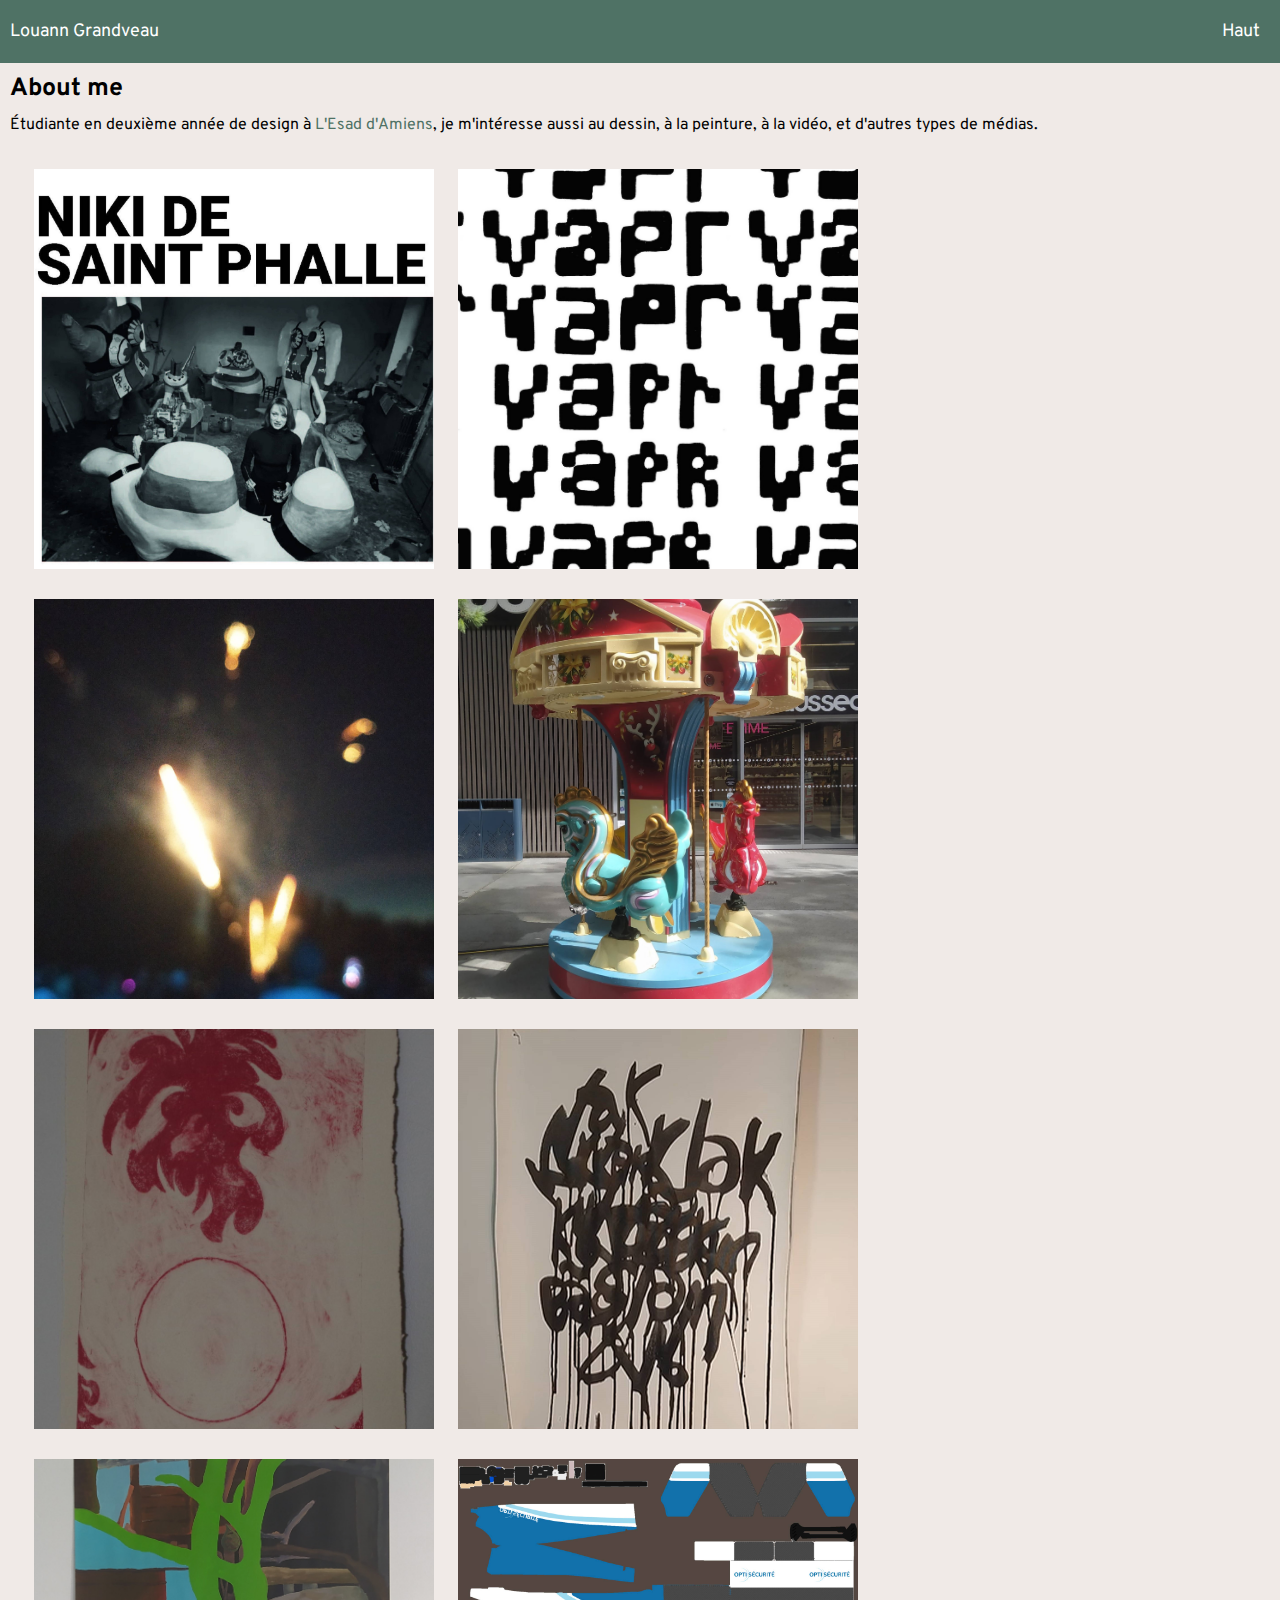
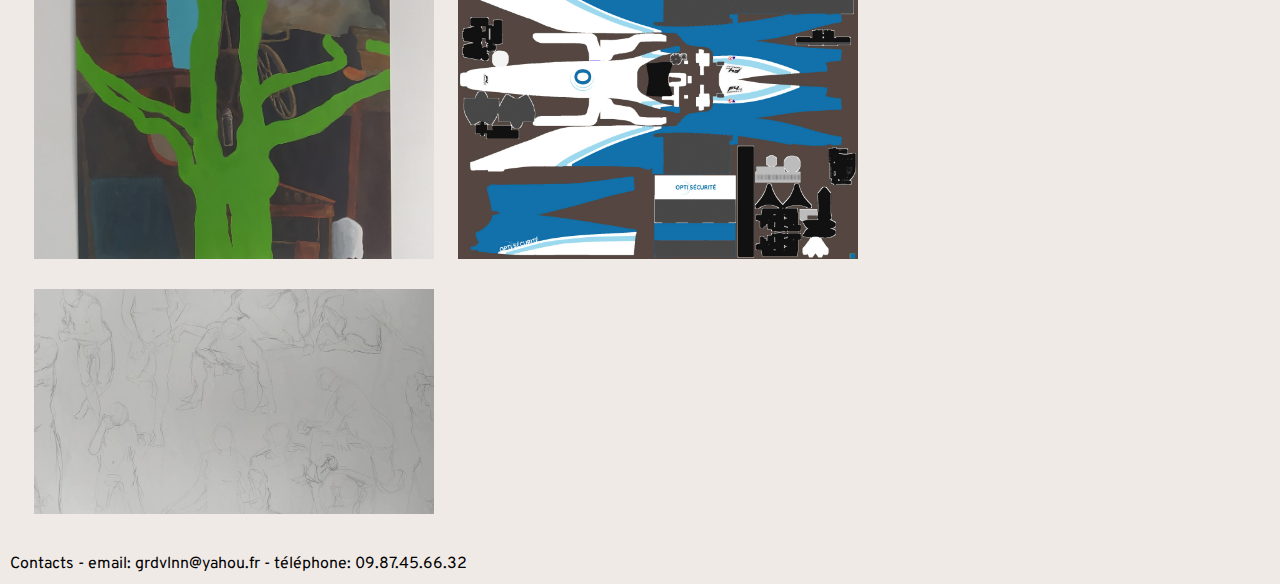
<file: index.html>
<!DOCTYPE html>
<html lang="fr">
<head>
    <meta charset="UTF-8">
    <meta name="viewport" content="width=device-width, initial-scale=1.0">
    <title>Portfolio Louann Grandveau</title>
    <link rel="stylesheet" href="stylesheet.css">
    <link rel="preconnect" href="https://fonts.googleapis.com">
    <link rel="preconnect" href="https://fonts.gstatic.com" crossorigin>
    <link href="https://fonts.googleapis.com/css2?family=Overpass:wght@300&display=swap" rel="stylesheet">
</head>
<body>
    <header class="header">Louann Grandveau
        <nav>
            <a href="#top" class="btn-top"> <p>Haut </p></a>
        </nav>
    </header>
    <h1 class="title">About me</h1>
        <p>Étudiante en deuxième année de design à <a class="liendanstexte" href="https://www.esad-amiens.fr/">L'Esad d'Amiens</a>, je m'intéresse aussi au dessin, à la peinture, à la vidéo, et d'autres types de médias. </p>
        <div class="grid">
            <a class="p01" href="livre_d_artiste01.html"><img src="images/livre_d_artiste01.jpg" alt="livre d'artiste"></a>
            <a class="p02" href="Typo_images_analogues01.html"><img src="images/typo_images_analogues01.jpg" alt="typographies analogues"></a>
            <a class="p03" href="8_mini_concepts01.html"><img src="images/8_mini_concepts01.jpg" alt="8 mini concepts"></a>
            <a class="p04" href="10_dernieres_photos01.html"><img src="images/10_denrieres_photos01.jpg" alt="10 dernières photos"></a>
            <a class="p05" href="gravure01.html"><img src="images/gravure01.jpg" alt="gravures"></a>
            <a class="p06" href="brouahah01.html"><img src="images/brouhaha01.jpg" alt="brouhaha"></a>
            <a class="p08" href="peinture01.html"><img src="images/peinture.jpg" alt="peinture"></a>
            <a class="p07" href="formula_IR04_01.html"><img src="images/Formula_IR04_01.jpg" alt="formule IR04"></a>
            <a class="p09" href="dessinpa01.html"><img src="images/dessin.jpg" alt="dessins dobservation"></a>
        </div>
        <p>Contacts - email: grdvlnn@yahou.fr -  téléphone: 09.87.45.66.32</p>
</body>

</html>
</file>
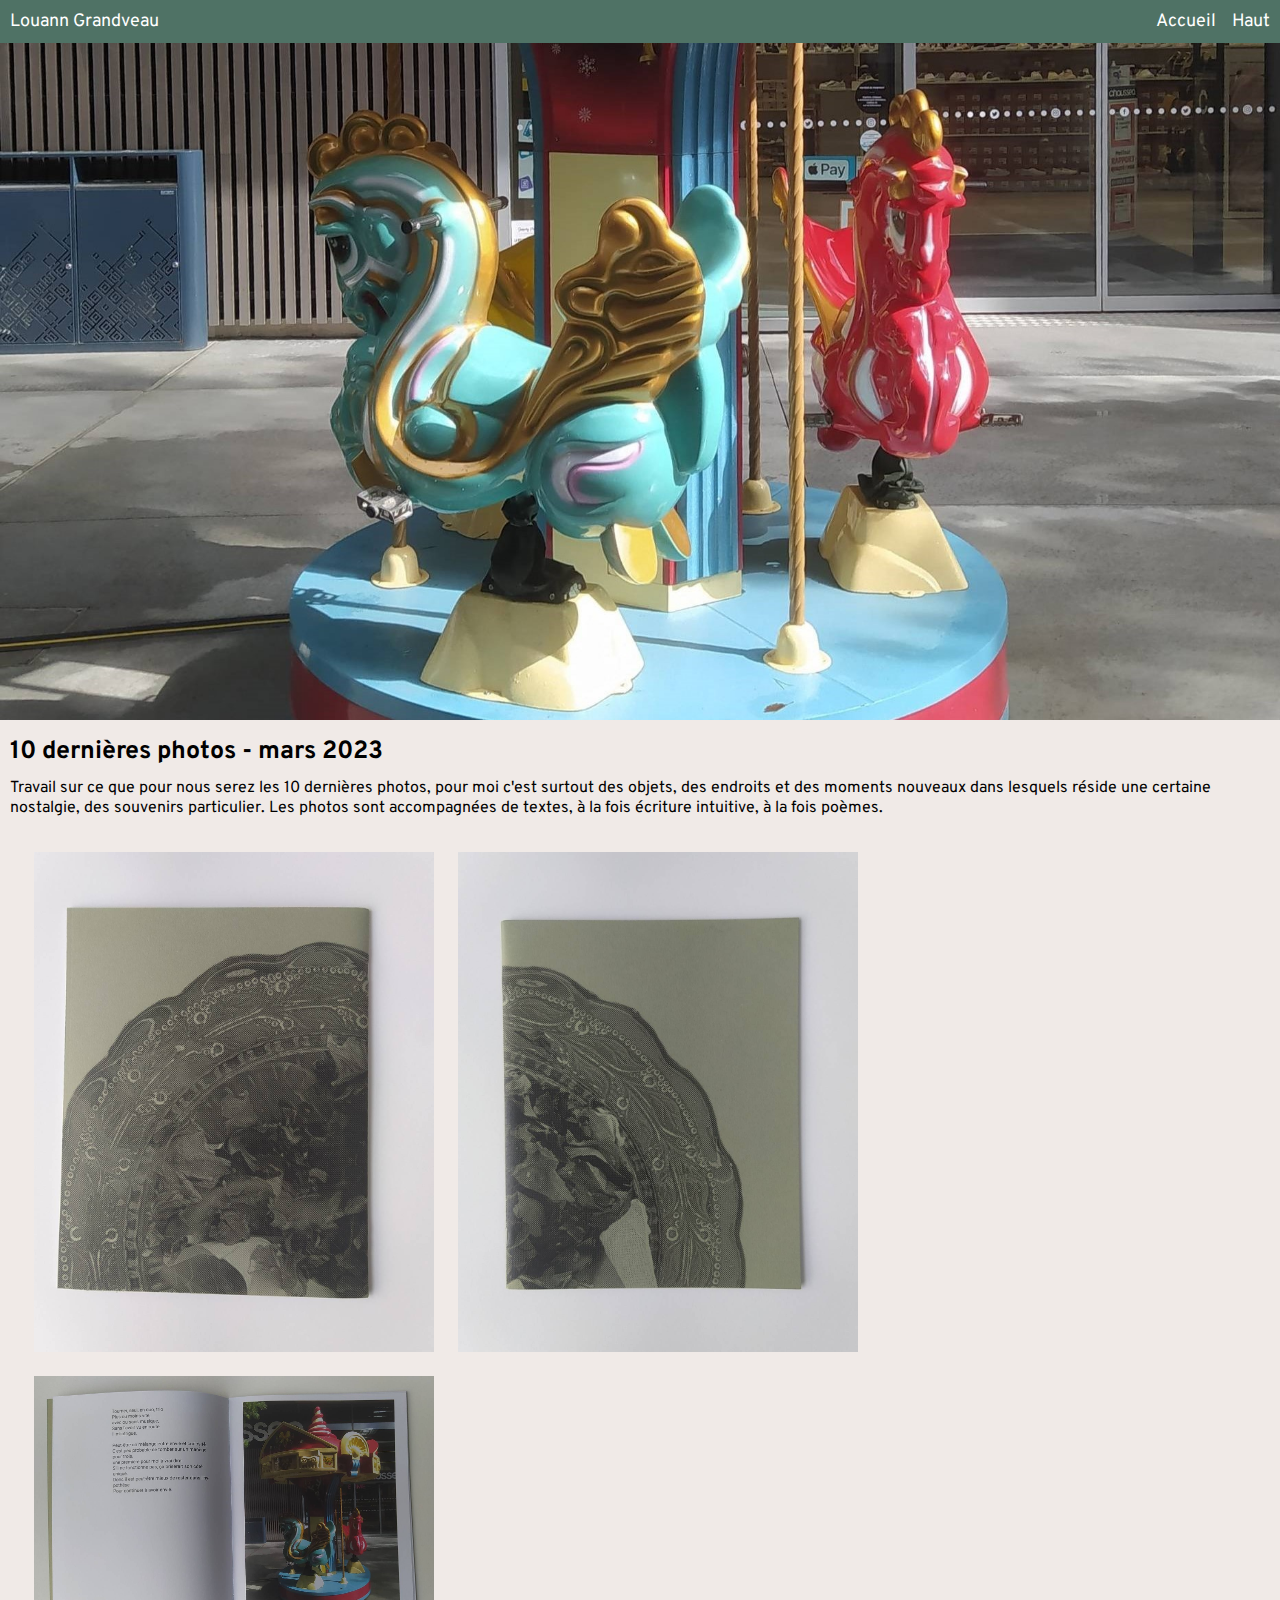
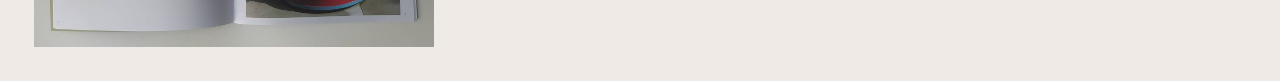
<file: 10_dernieres_photos01.html>
<!DOCTYPE html>
<html lang="fr">
<head>
    <meta charset="UTF-8">
    <meta name="viewport" content="width=device-width, initial-scale=1.0">
    <title>Portfolio Louann Grandveau</title>
    <link rel="stylesheet" href="stylesheet.css">
    <link rel="preconnect" href="https://fonts.googleapis.com">
    <link rel="preconnect" href="https://fonts.gstatic.com" crossorigin>
    <link href="https://fonts.googleapis.com/css2?family=Overpass:wght@300&display=swap" rel="stylesheet">
</head>
<body>
    <header class="header">Louann Grandveau
        <nav>
            <a href="#top" class="btn-top"> Haut</a>
            <a href="index.html">Accueil</a>
        </nav>
    </header>
    <img src="images/plus/10 dernieresphotos/Nouveau dossier/bannière10derphotos.jpg" alt="bannière 10 dernières photos">
    <h1 class="title">10 dernières photos - mars 2023</h1>
        <p>Travail sur ce que pour nous serez les 10 dernières photos, pour moi c'est surtout des objets, des endroits et des moments nouveaux dans lesquels réside une certaine nostalgie, des souvenirs particulier. Les photos sont accompagnées de textes, à la fois écriture intuitive, à la fois poèmes.</p>
        <div class="grid">
            <img src="images/plus/10 dernieresphotos/Nouveau dossier/1decouv.jpg" alt="1ere de couverture 10 dernières photos">
            <img src="images/plus/10 dernieresphotos/Nouveau dossier/4decouv.jpg" alt="4ème de couverture 10 dernières photos">
            <img src="images/plus/10 dernieresphotos/Nouveau dossier/pages.jpg" alt="pages 10 dernières photos">
        </div>
</body>
</html>
</file>
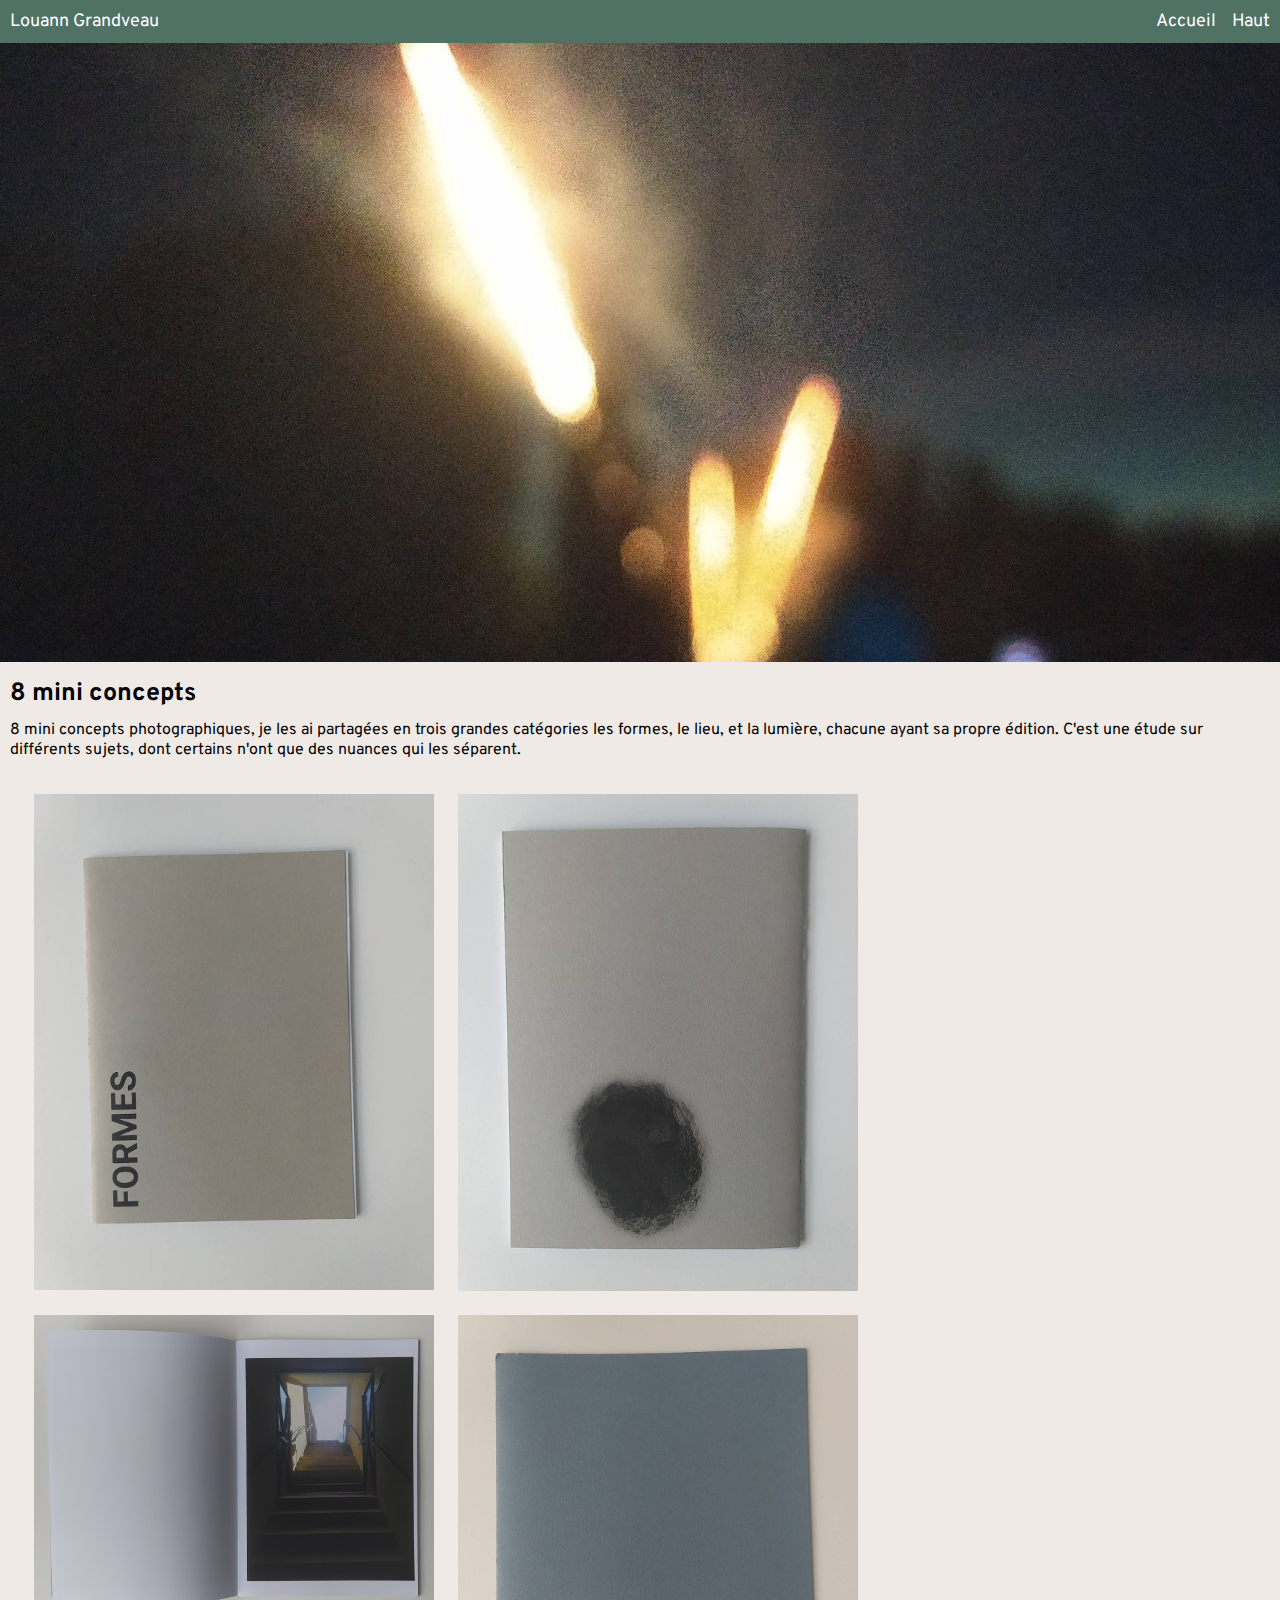
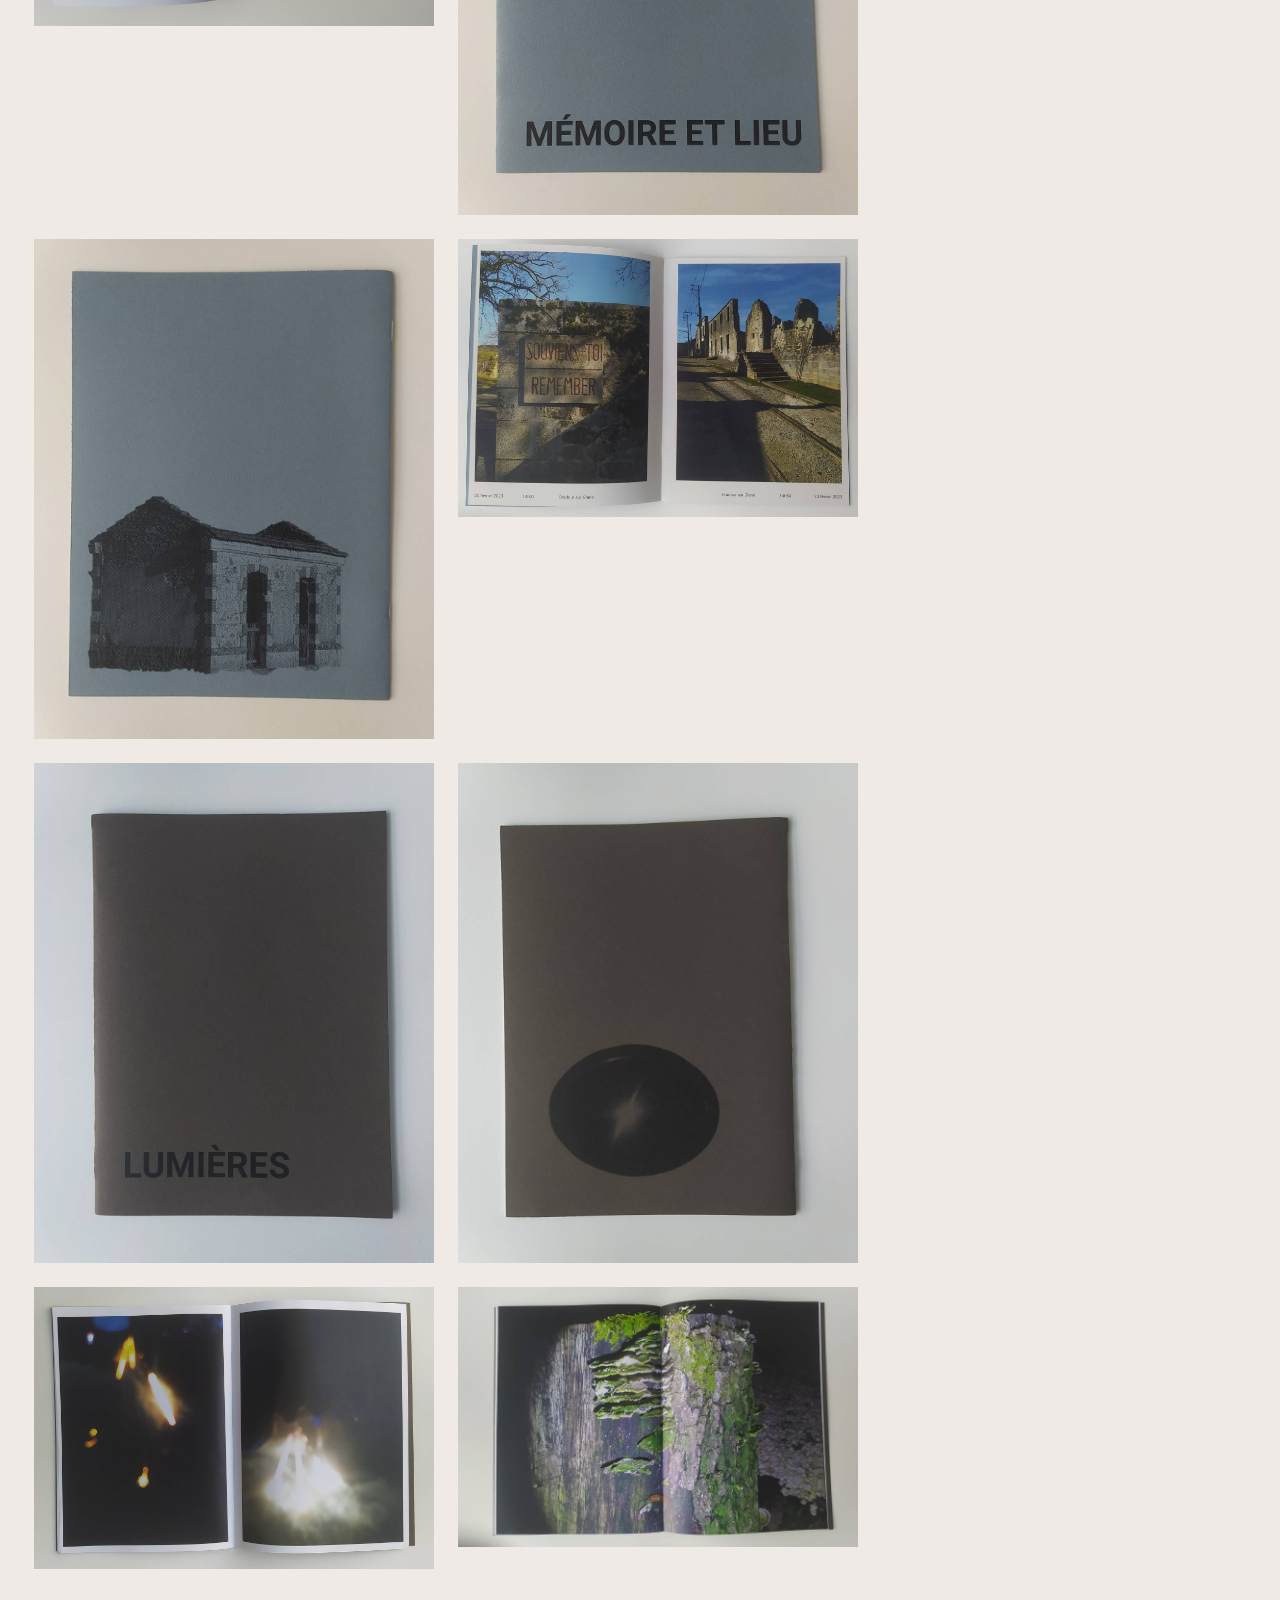
<file: 8_mini_concepts01.html>
<!DOCTYPE html>
<html lang="fr">
<head>
    <meta charset="UTF-8">
    <meta name="viewport" content="width=device-width, initial-scale=1.0">
    <title>Portfolio Louann Grandveau</title>
    <link rel="stylesheet" href="stylesheet.css">
    <link rel="preconnect" href="https://fonts.googleapis.com">
    <link rel="preconnect" href="https://fonts.gstatic.com" crossorigin>
    <link href="https://fonts.googleapis.com/css2?family=Overpass:wght@300&display=swap" rel="stylesheet">
</head>
<body>
    <header class="header">Louann Grandveau
        <nav>
            <a href="#top" class="btn-top"> Haut</a>
            <a href="index.html">Accueil</a>
        </nav>
    </header>
    <img src="images/plus/8minis concepts/Nouveau dossier/bannière8minisconcepts.jpg" alt="bannière 8 minis concepts">
    <h1 class="title">8 mini concepts </h1>
        <p>8 mini concepts photographiques, je les ai partagées en trois grandes catégories les formes, le lieu, et la lumière, chacune ayant sa propre édition. C'est une étude sur différents sujets, dont certains n'ont que des nuances qui les séparent.</p>
        <div class="grid">
            <img src="images/plus/8minis concepts/Nouveau dossier/formes1bis.jpg" alt="1ere de couverture formes">
            <img src="images/plus/8minis concepts/Nouveau dossier/formes4couv.jpg" alt="4ème de couverture formes">
            <img src="images/plus/8minis concepts/Nouveau dossier/formesmilieu.jpg" alt="pages formes">
            <img src="images/plus/8minis concepts/Nouveau dossier/lieu1couv.jpg" alt="1ere de couverture lieu">
            <img src="images/plus/8minis concepts/Nouveau dossier/lieu4couv.jpg" alt="4ème de couverture lieu">
            <img src="images/plus/8minis concepts/Nouveau dossier/lieu2.jpg" alt="pages lieu">
            <img src="images/plus/8minis concepts/Nouveau dossier/lum1couv.jpg" alt="1ere de couverture lumière">
            <img src="images/plus/8minis concepts/Nouveau dossier/lum4couv.jpg" alt="4ème de couverture lumière">
            <img src="images/plus/8minis concepts/Nouveau dossier/lum2.jpg" alt="pages1 lumière">
            <img src="images/plus/8minis concepts/Nouveau dossier/lum3.jpg" alt="pages2 lumière">
        </div>
</body>
</html>
</file>
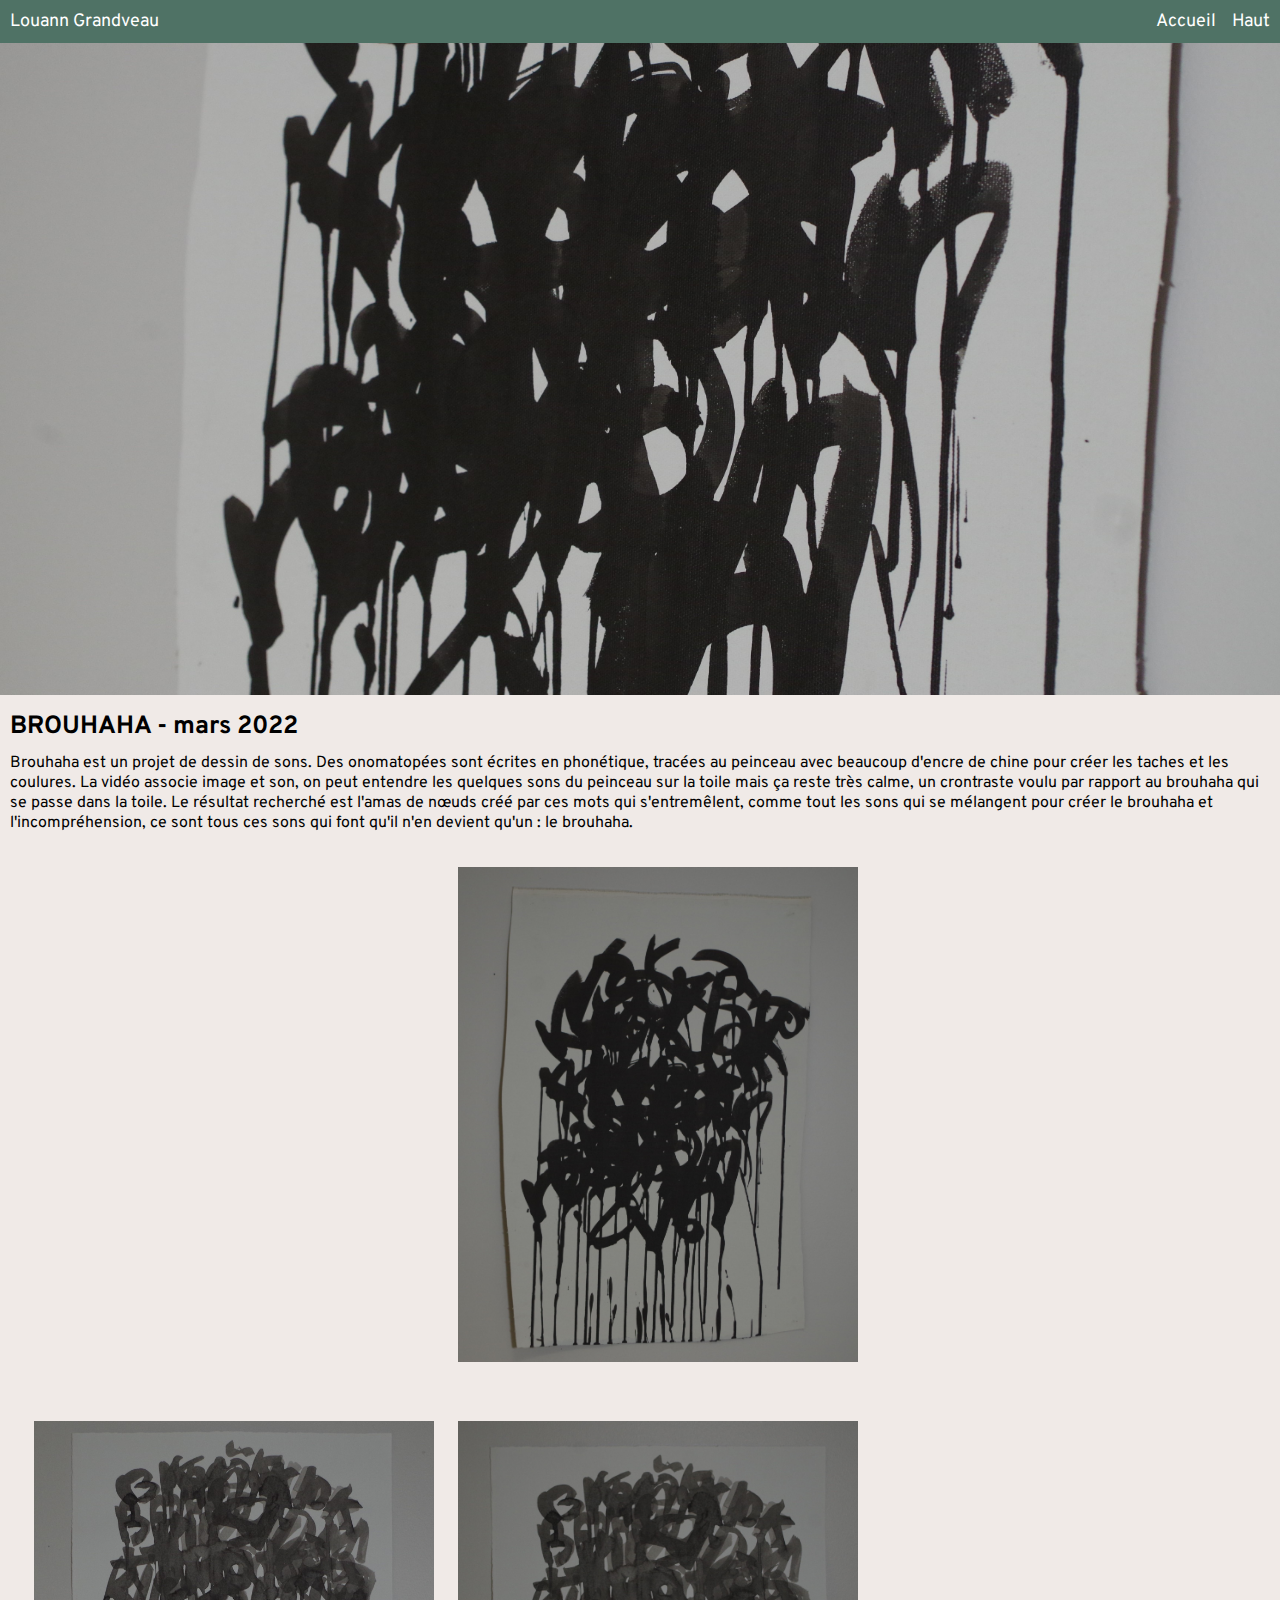
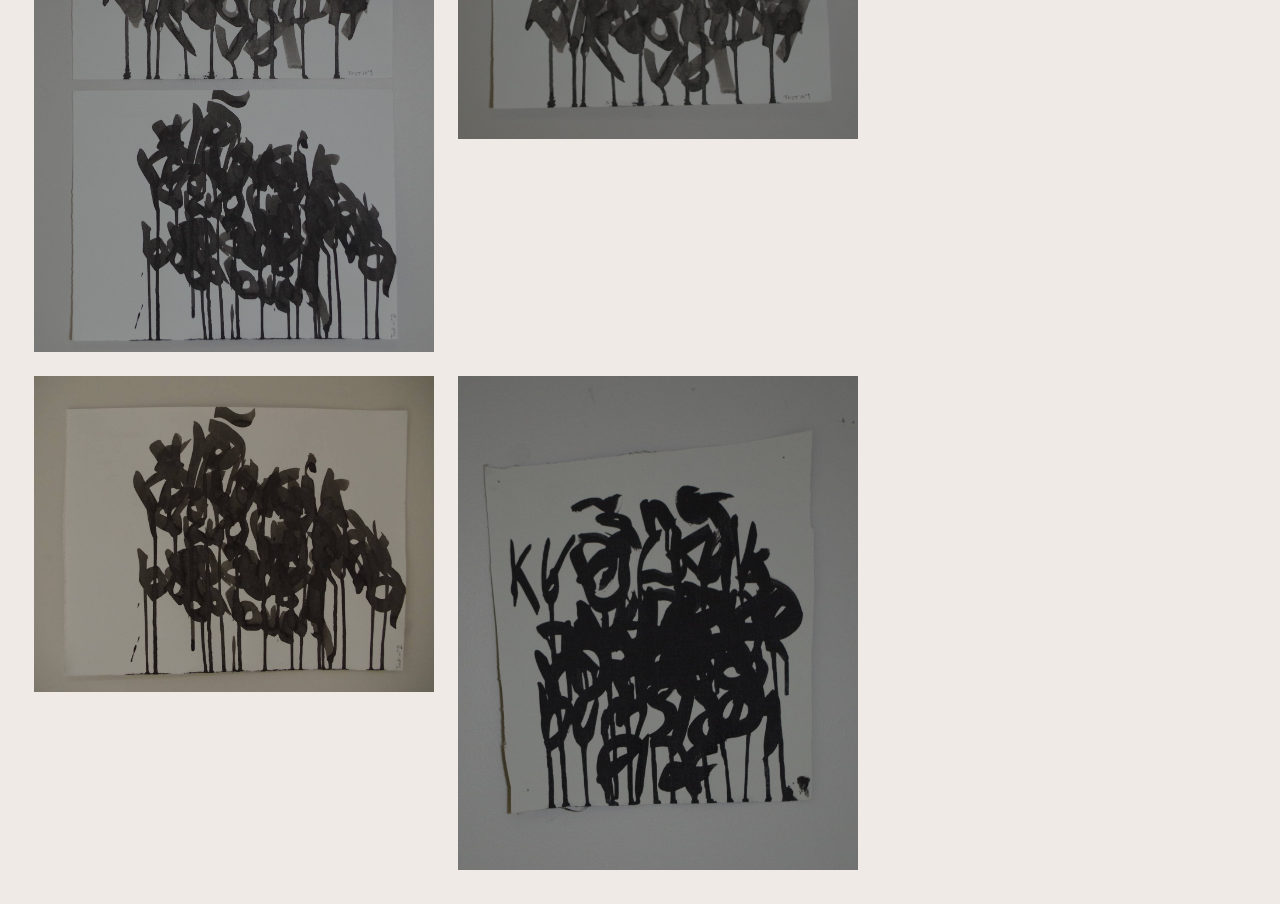
<file: brouahah01.html>
<!DOCTYPE html>
<html lang="fr">
<head>
    <meta charset="UTF-8">
    <meta name="viewport" content="width=device-width, initial-scale=1.0">
    <title>Portfolio Louann Grandveau</title>
    <link rel="stylesheet" href="stylesheet.css">
    <link rel="preconnect" href="https://fonts.googleapis.com">
    <link rel="preconnect" href="https://fonts.gstatic.com" crossorigin>
    <link href="https://fonts.googleapis.com/css2?family=Overpass:wght@300&display=swap" rel="stylesheet">
</head>
<body>
    <header class="header">Louann Grandveau
        <nav>
            <a href="#top" class="btn-top"> Haut</a>
            <a href="index.html">Accueil</a>
        </nav>
    </header>
    <img src="images/plus/brouahah/bannerbrouahah.JPG" alt="bannièrebrouhaha">
    <h1 class="title">BROUHAHA - mars 2022</h1>
    <p>Brouhaha est un projet de dessin de sons. Des onomatopées sont écrites en phonétique, tracées au peinceau avec beaucoup d'encre de chine pour créer les taches et les coulures. La vidéo associe image et son, on peut entendre les quelques sons du peinceau sur la toile mais ça reste très calme, un crontraste voulu par rapport au brouhaha qui se passe dans la toile. Le résultat recherché est l'amas de nœuds créé par ces mots qui s'entremêlent, comme tout les sons qui se mélangent pour créer le brouhaha et l'incompréhension, ce sont tous ces sons qui font qu'il n'en devient qu'un : le brouhaha.</p>
        <div class="grid"> 
            <iframe width="300" height="530" src="https://www.youtube.com/embed/8nuOo7_W6N4" title="Brouhaha" frameborder="0" allow="accelerometer; autoplay; clipboard-write; encrypted-media; gyroscope; picture-in-picture; web-share" allowfullscreen></iframe>
            <img src="images/plus/brouahah/résultat.JPG" alt="résultatbrouhaha">
            <img src="images/plus/brouahah/testsbrouhaha2bis.JPG" alt="testbrouhaha1et2">
            <img src="images/plus/brouahah/testsbrouhaha1.JPG" alt="testbrouhaha1">
            <img src="images/plus/brouahah/testsbrouhaha2.jpg" alt="testbrouhaha2">
            <img src="images/plus/brouahah/testsbrouhaha3.JPG" alt="testbrouhaha3">
        </div>
</body>
</html>
</file>
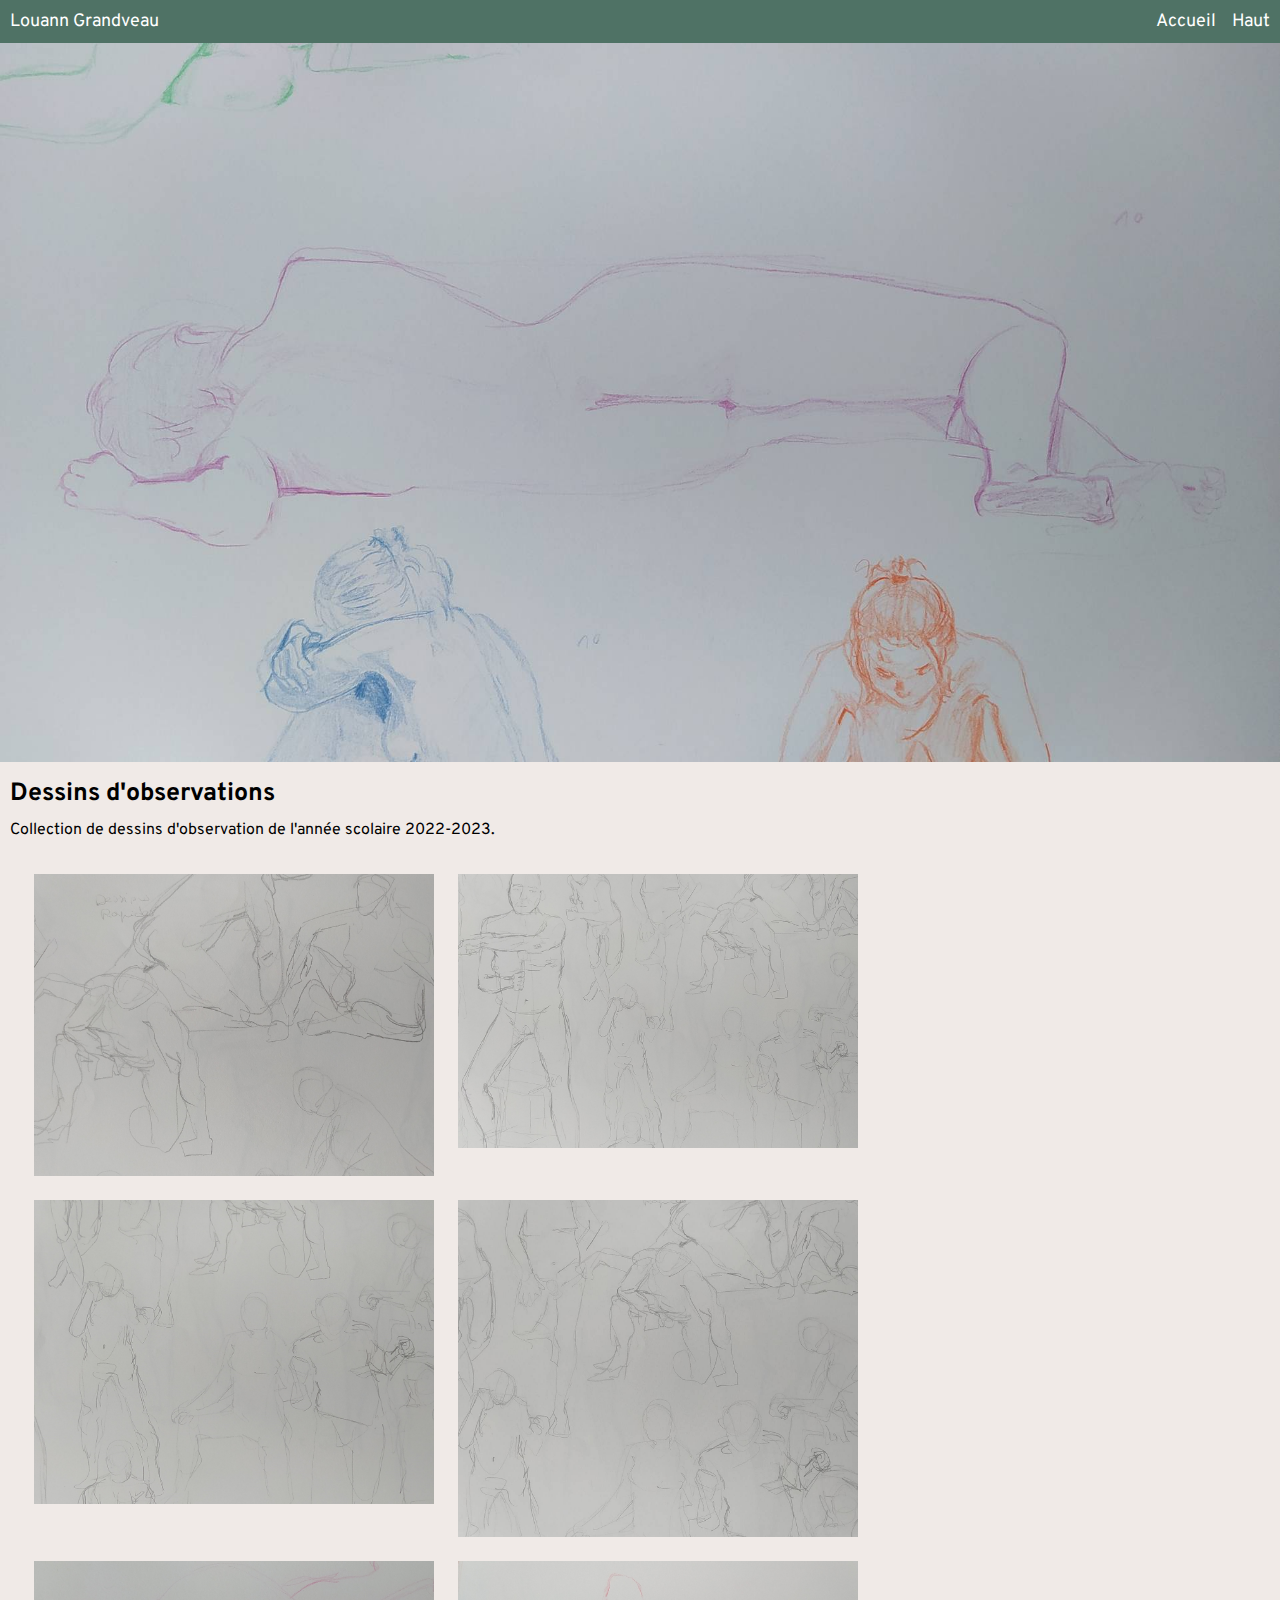
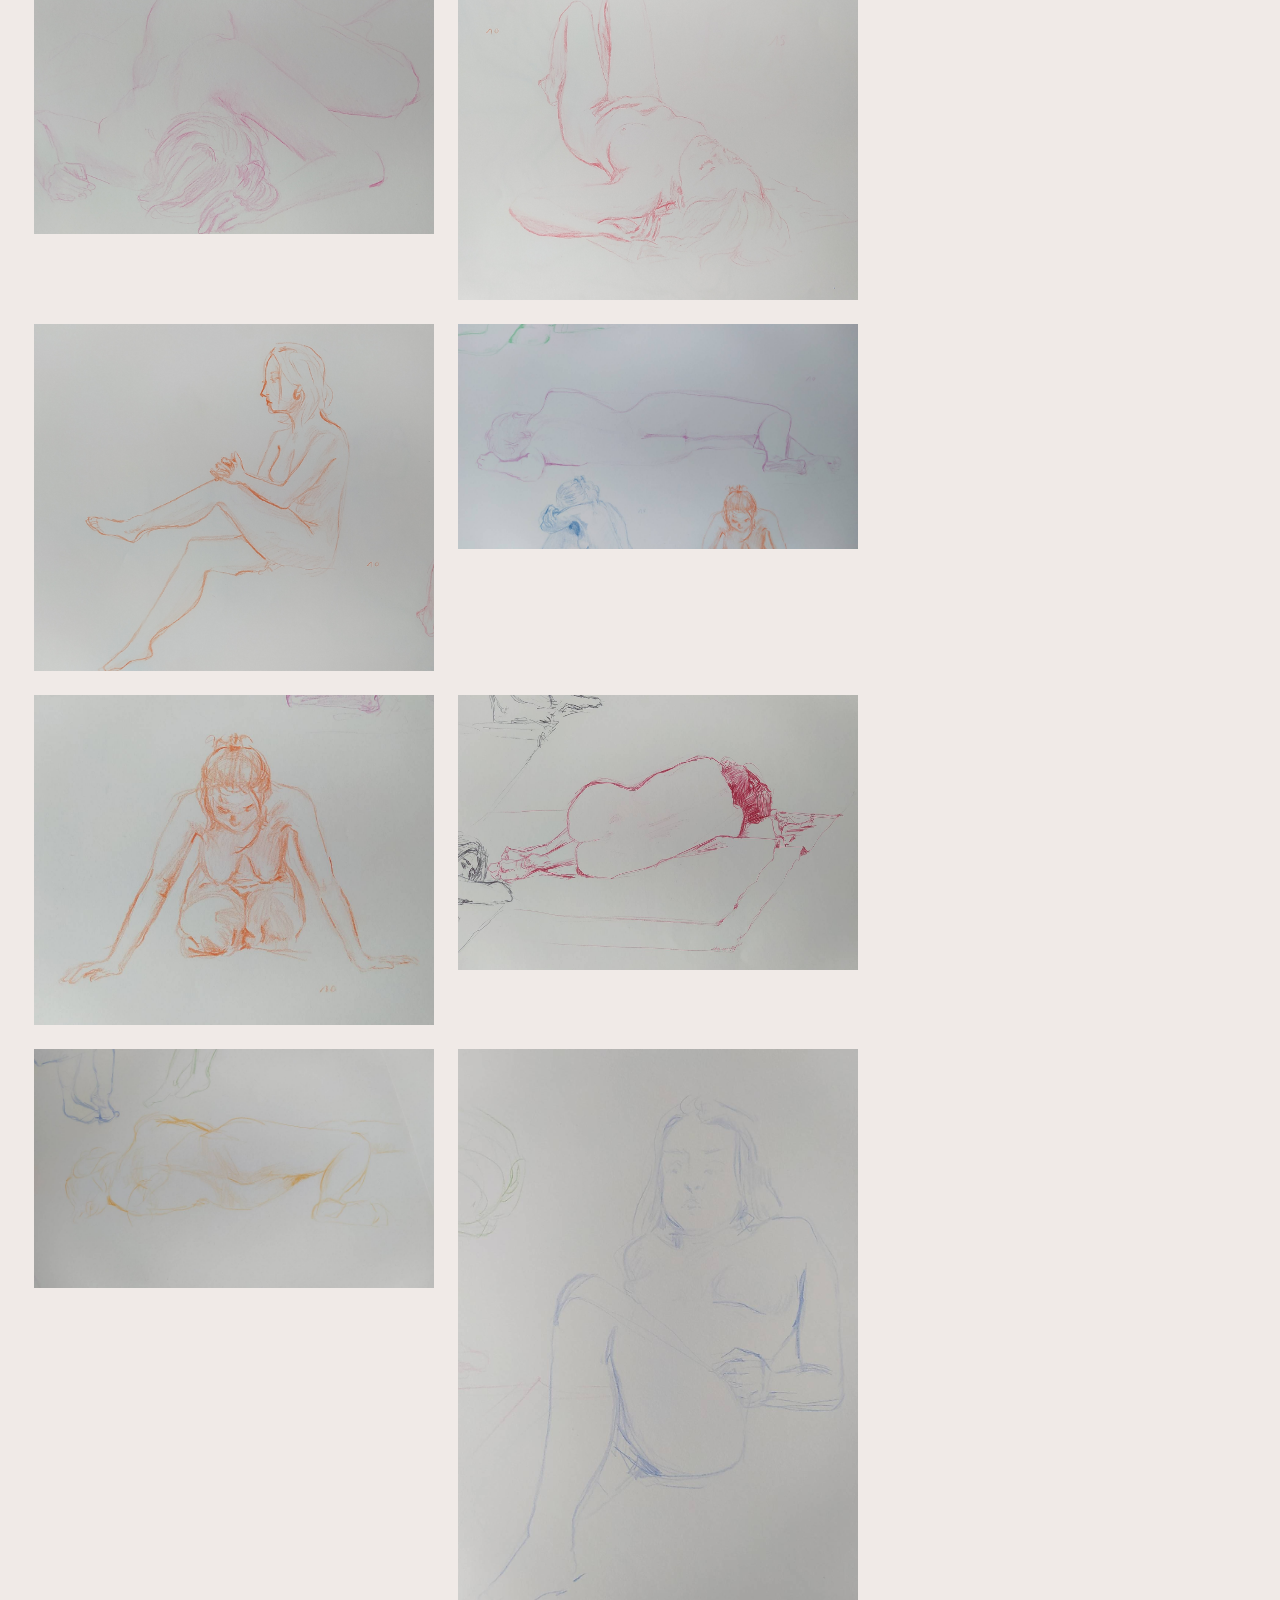
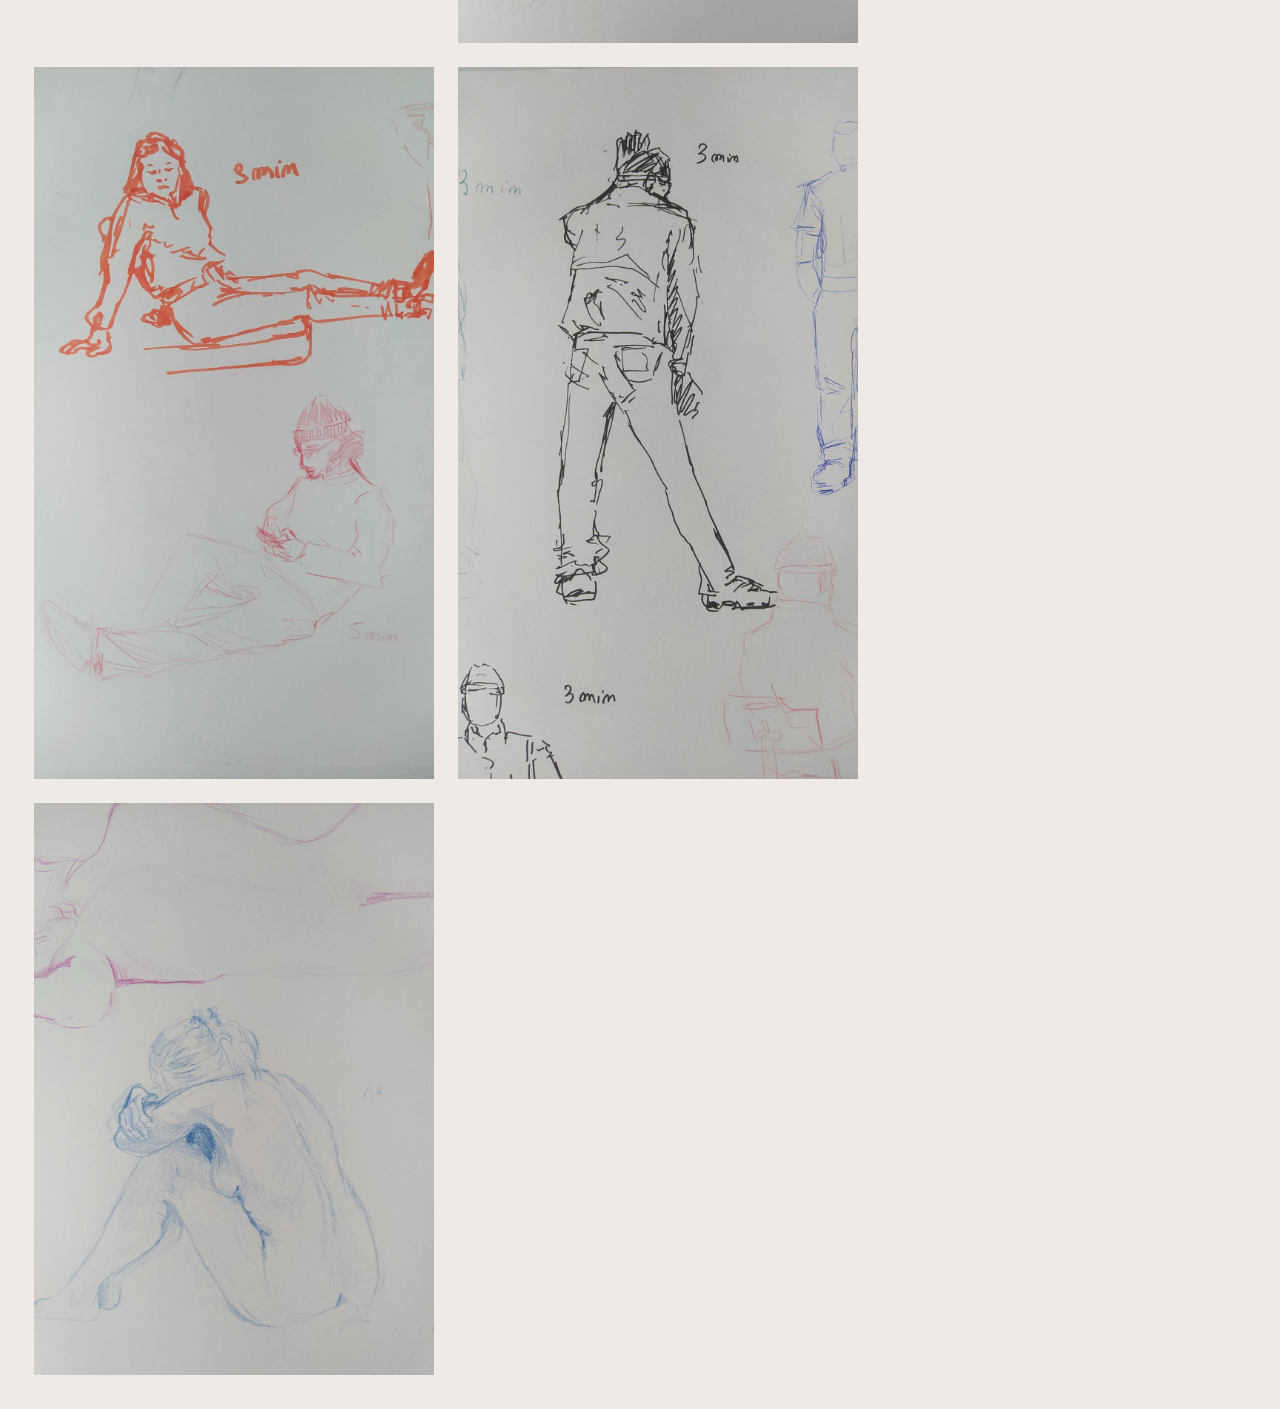
<file: dessinpa01.html>
<!DOCTYPE html>
<html lang="fr">
<head>
    <meta charset="UTF-8">
    <meta name="viewport" content="width=device-width, initial-scale=1.0">
    <title>Portfolio Louann Grandveau</title>
    <link rel="stylesheet" href="stylesheet.css">
    <link rel="preconnect" href="https://fonts.googleapis.com">
    <link rel="preconnect" href="https://fonts.gstatic.com" crossorigin>
    <link href="https://fonts.googleapis.com/css2?family=Overpass:wght@300&display=swap" rel="stylesheet">
</head>
<body>
    <header class="header">Louann Grandveau
        <nav>
            <a href="#top" class="btn-top"> Haut</a>
            <a href="index.html">Accueil</a>
        </nav>
    </header>
    <img src="images/plus/dessin d'observation/Nouveau dossier/bannièredo.jpg" alt="bannière dessin d'observation">
    <h1 class="title">Dessins d'observations</h1>
        <p>Collection de dessins d'observation de l'année scolaire 2022-2023.</p>
        <div class="grid">
            <img src="images/plus/dessin d'observation/Nouveau dossier/do1.jpg" alt="dessin d'observation 1">
            <img src="images/plus/dessin d'observation/Nouveau dossier/do2.jpg" alt="dessin d'observation 2">
            <img src="images/plus/dessin d'observation/Nouveau dossier/do3.jpg" alt="dessin d'observation 3">
            <img src="images/plus/dessin d'observation/Nouveau dossier/do4.jpg" alt="dessin d'observation 4">
            <img src="images/plus/dessin d'observation/Nouveau dossier/do5.jpg" alt="dessin d'observation 5">
            <img src="images/plus/dessin d'observation/Nouveau dossier/do7.jpg" alt="dessin d'observation 7">
            <img src="images/plus/dessin d'observation/Nouveau dossier/do8.jpg" alt="dessin d'observation 8">
            <img src="images/plus/dessin d'observation/Nouveau dossier/do11.jpg" alt="dessin d'observation 11">
            <img src="images/plus/dessin d'observation/Nouveau dossier/do12.jpg" alt="dessin d'observation 12">
            <img src="images/plus/dessin d'observation/Nouveau dossier/do14.jpg" alt="dessin d'observation 14">
            <img src="images/plus/dessin d'observation/Nouveau dossier/do15.jpg" alt="dessin d'observation 15">
            <img src="images/plus/dessin d'observation/Nouveau dossier/vdo6.jpg" alt="dessin d'observation 6">
            <img src="images/plus/dessin d'observation/Nouveau dossier/vdo9.jpg" alt="dessin d'observation 9">
            <img src="images/plus/dessin d'observation/Nouveau dossier/vdo10.jpg" alt="dessin d'observation 10">
            <img src="images/plus/dessin d'observation/Nouveau dossier/vdo13.jpg" alt="dessin d'observation 13">
        </div>
</body>
</html>
</file>
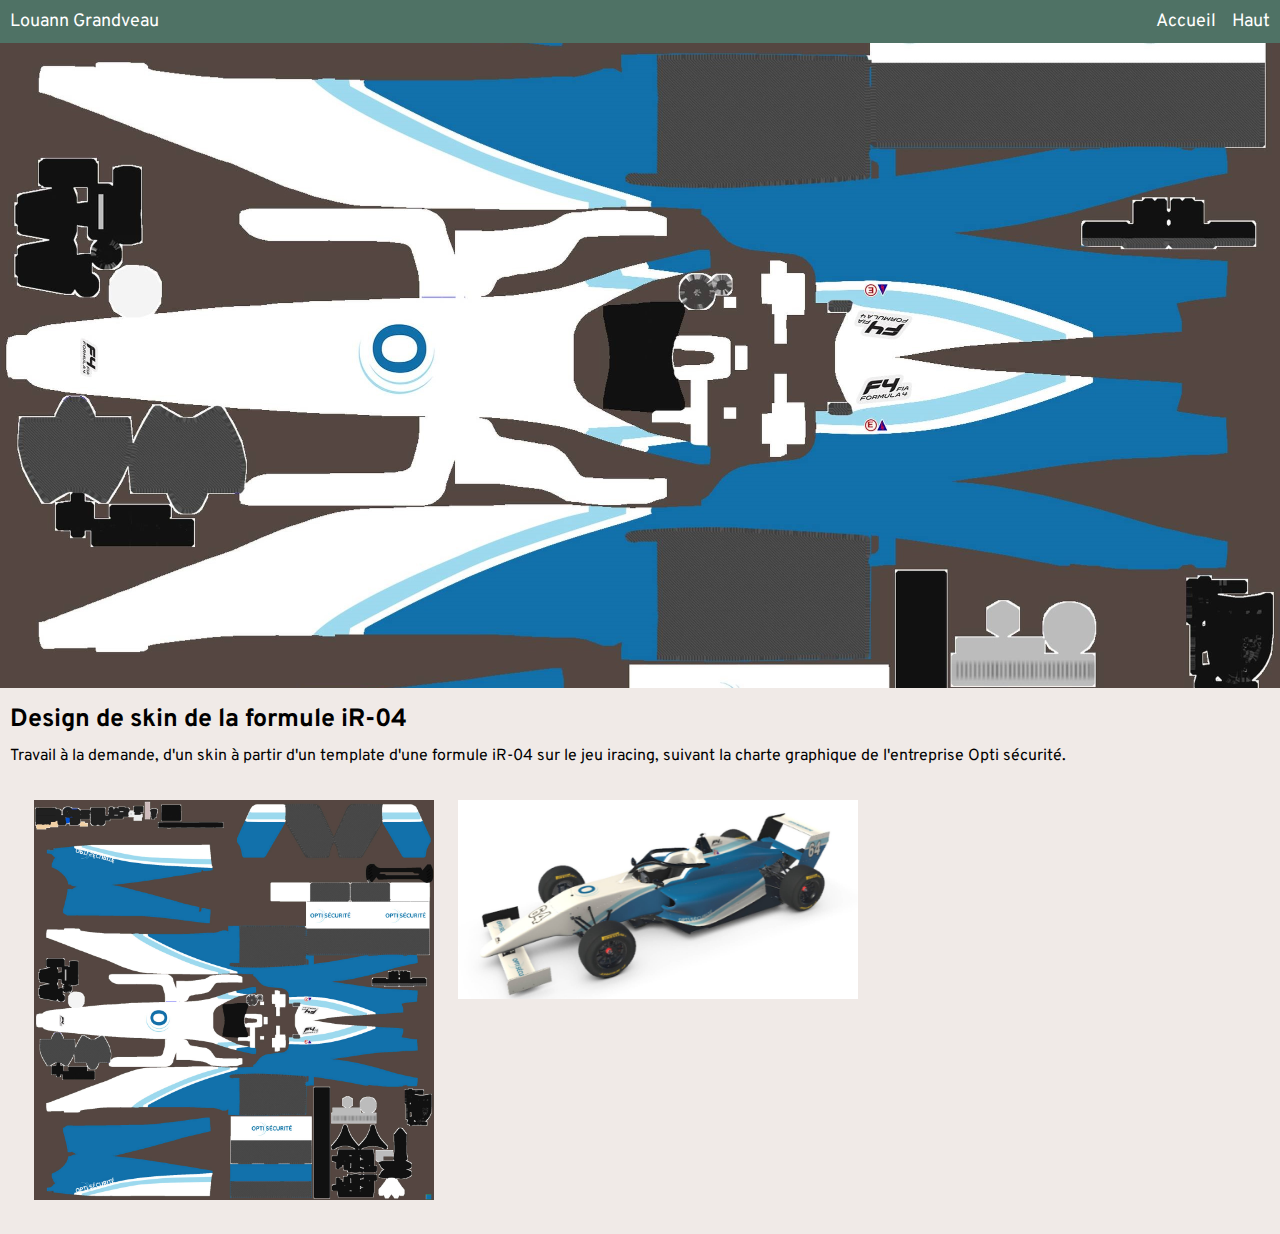
<file: formula_IR04_01.html>
<!DOCTYPE html>
<html lang="fr">
<head>
    <meta charset="UTF-8">
    <meta name="viewport" content="width=device-width, initial-scale=1.0">
    <title>Portfolio Louann Grandveau</title>
    <link rel="stylesheet" href="stylesheet.css">
    <link rel="preconnect" href="https://fonts.googleapis.com">
    <link rel="preconnect" href="https://fonts.gstatic.com" crossorigin>
    <link href="https://fonts.googleapis.com/css2?family=Overpass:wght@300&display=swap" rel="stylesheet">
</head>
<body>
    <header class="header">Louann Grandveau
        <nav>
            <a href="#top" class="btn-top"> Haut</a>
            <a href="index.html">Accueil</a>
        </nav>
    </header>
    <img src="images/plus/formule04/bannièrefir04.jpg" alt="bannière formule iR04">
    <h1 class="title">Design de skin de la formule iR-04</h1>
        <p>Travail à la demande, d'un skin à partir d'un template d'une formule iR-04 sur le jeu iracing, suivant la charte graphique de l'entreprise Opti sécurité.</p>
        <div class="grid">
            <img src="images/plus/formule04/fir041.jpg" alt="Template formule ir04">
            <img src="images/plus/formule04/fir042.jpg" alt="rendu formule ir04">
        </div>
</body>
</html>
</file>
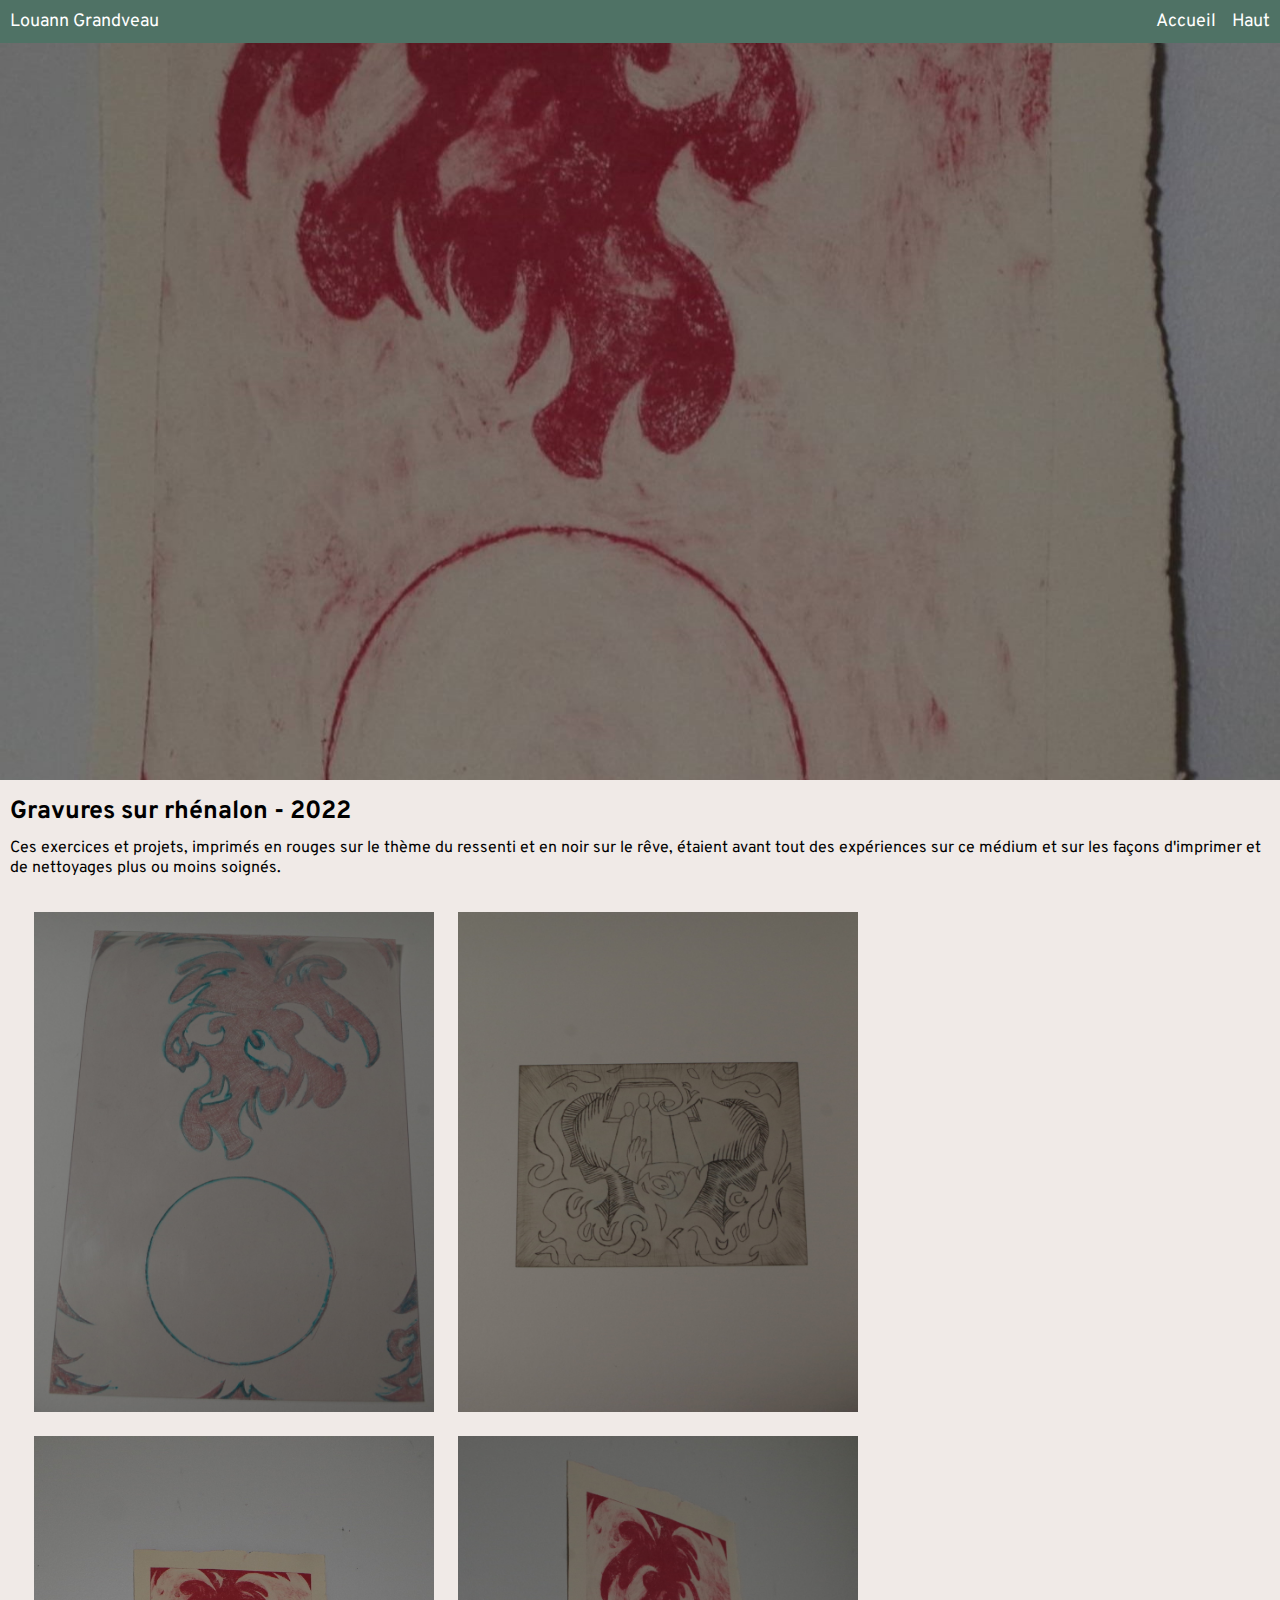
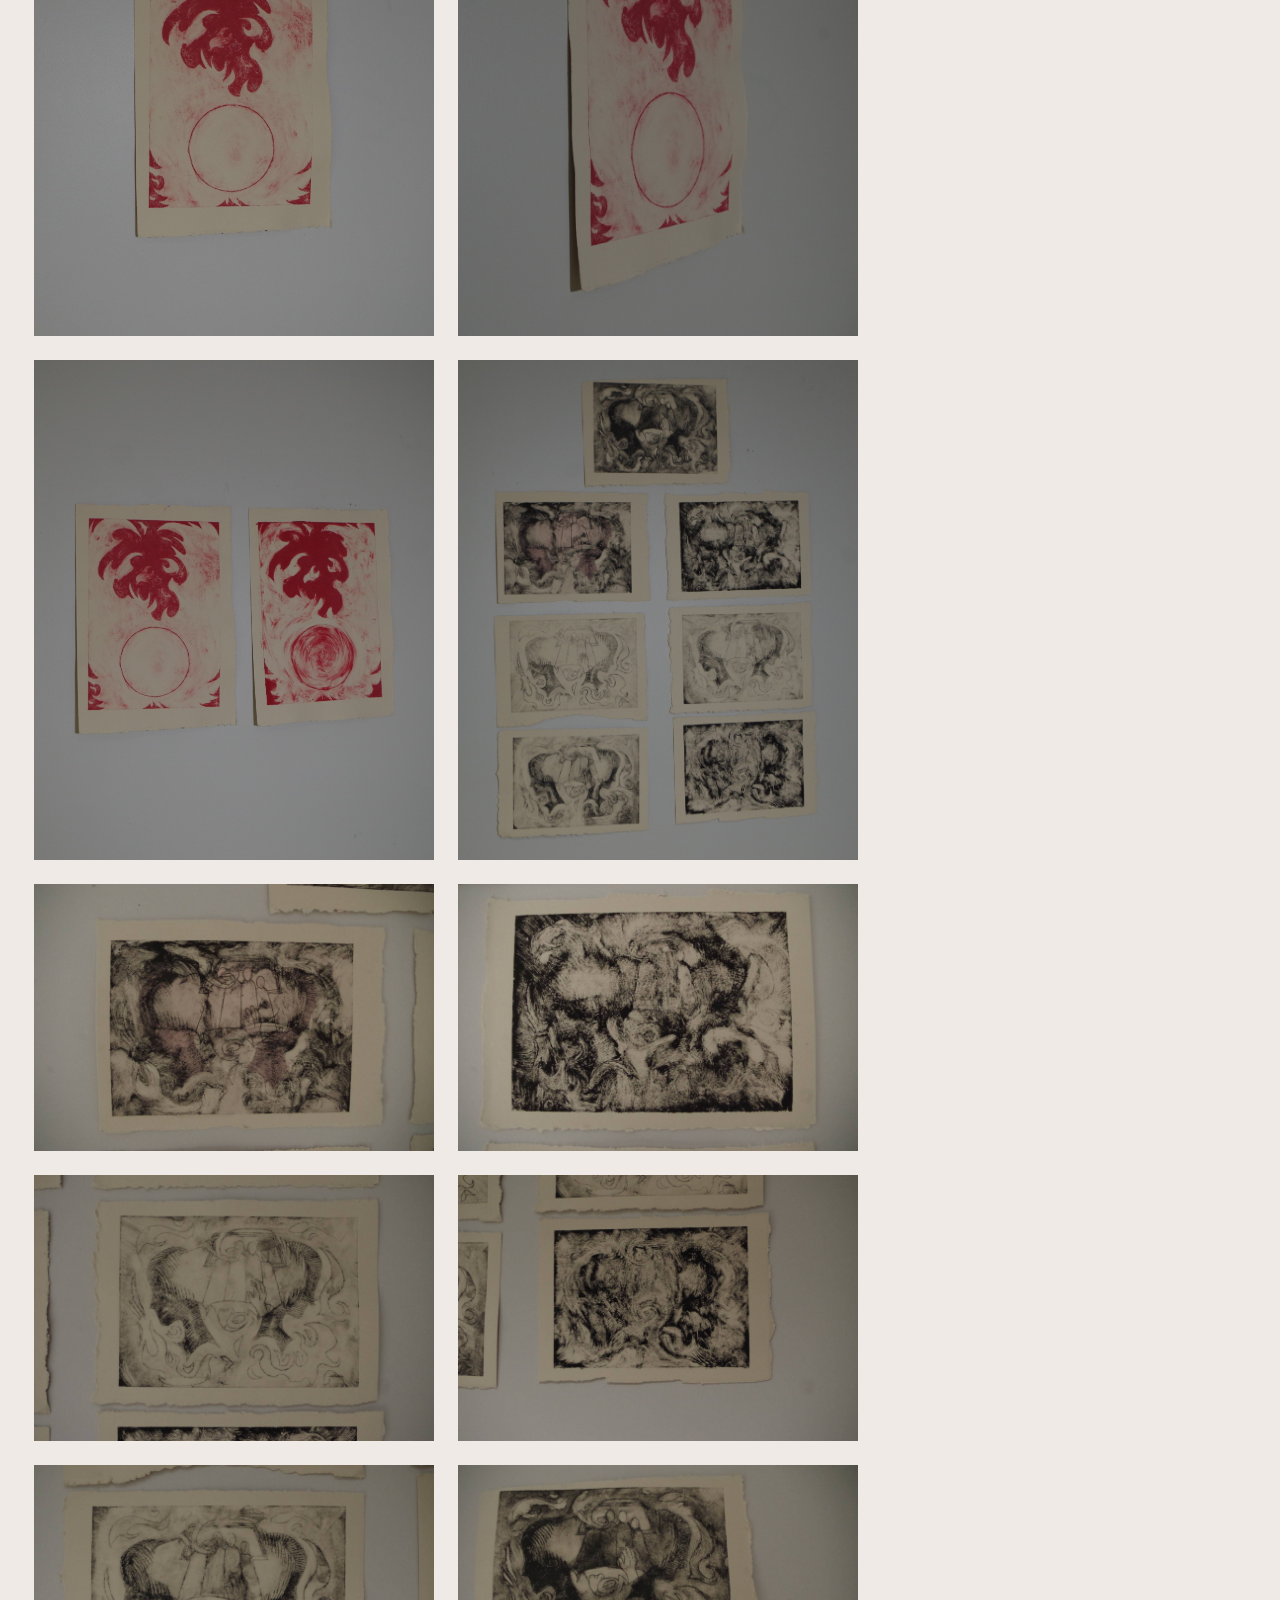
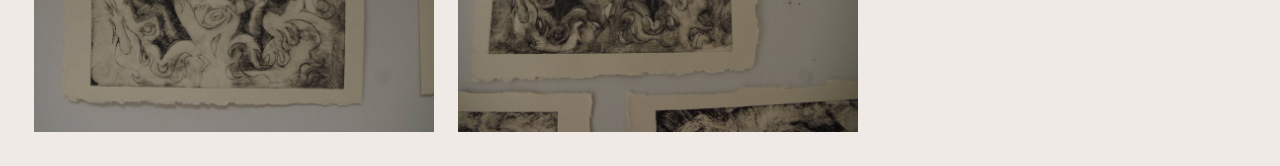
<file: gravure01.html>
<!DOCTYPE html>
<html lang="fr">
<head>
    <meta charset="UTF-8">
    <meta name="viewport" content="width=device-width, initial-scale=1.0">
    <title>Portfolio Louann Grandveau</title>
    <link rel="stylesheet" href="stylesheet.css">
    <link rel="preconnect" href="https://fonts.googleapis.com">
    <link rel="preconnect" href="https://fonts.gstatic.com" crossorigin>
    <link href="https://fonts.googleapis.com/css2?family=Overpass:wght@300&display=swap" rel="stylesheet">
</head>
<body>
    <header class="header">Louann Grandveau
        <nav>
            <a href="#top" class="btn-top"> Haut</a>
            <a href="index.html">Accueil</a>
        </nav>
    </header>
    <img src="images/plus/gravure/mieux/bannièregravure.jpg" alt="bannière gravures">
    <h1 class="title">Gravures sur rhénalon - 2022</h1>
        <p>Ces exercices et projets, imprimés en rouges sur le thème du ressenti et en noir sur le rêve, étaient avant tout des expériences sur ce médium et sur les façons d'imprimer et de nettoyages plus ou moins soignés.</p>
        <div class="grid">
            <img src="images/plus/gravure/mieux/plaque1.JPG" alt="plaque de gravure 1">
            <img src="images/plus/gravure/mieux/plaque2.JPG" alt="plaque de gravure 2">
            <img src="images/plus/gravure/mieux/rouge1.JPG" alt="impression rouge émotion 1">
            <img src="images/plus/gravure/mieux/rouge2.JPG" alt="impression rouge émotion 2">
            <img src="images/plus/gravure/mieux/rouge3.JPG" alt="impression rouge émotion 3">
            <img src="images/plus/gravure/mieux/reve1.JPG" alt="impression rêve 1">
            <img src="images/plus/gravure/mieux/reve2.jpg" alt="impression rêve 2">
            <img src="images/plus/gravure/mieux/reve3.jpg" alt="impression rêve 3">
            <img src="images/plus/gravure/mieux/reve4.jpg" alt="impression rêve 4">
            <img src="images/plus/gravure/mieux/reve5.jpg" alt="impression rêve 5">
            <img src="images/plus/gravure/mieux/reve6.jpg" alt="impression rêve 6">
            <img src="images/plus/gravure/mieux/reve7.jpg" alt="impression rêve 7">
        </div>
</body>
</html>
</file>
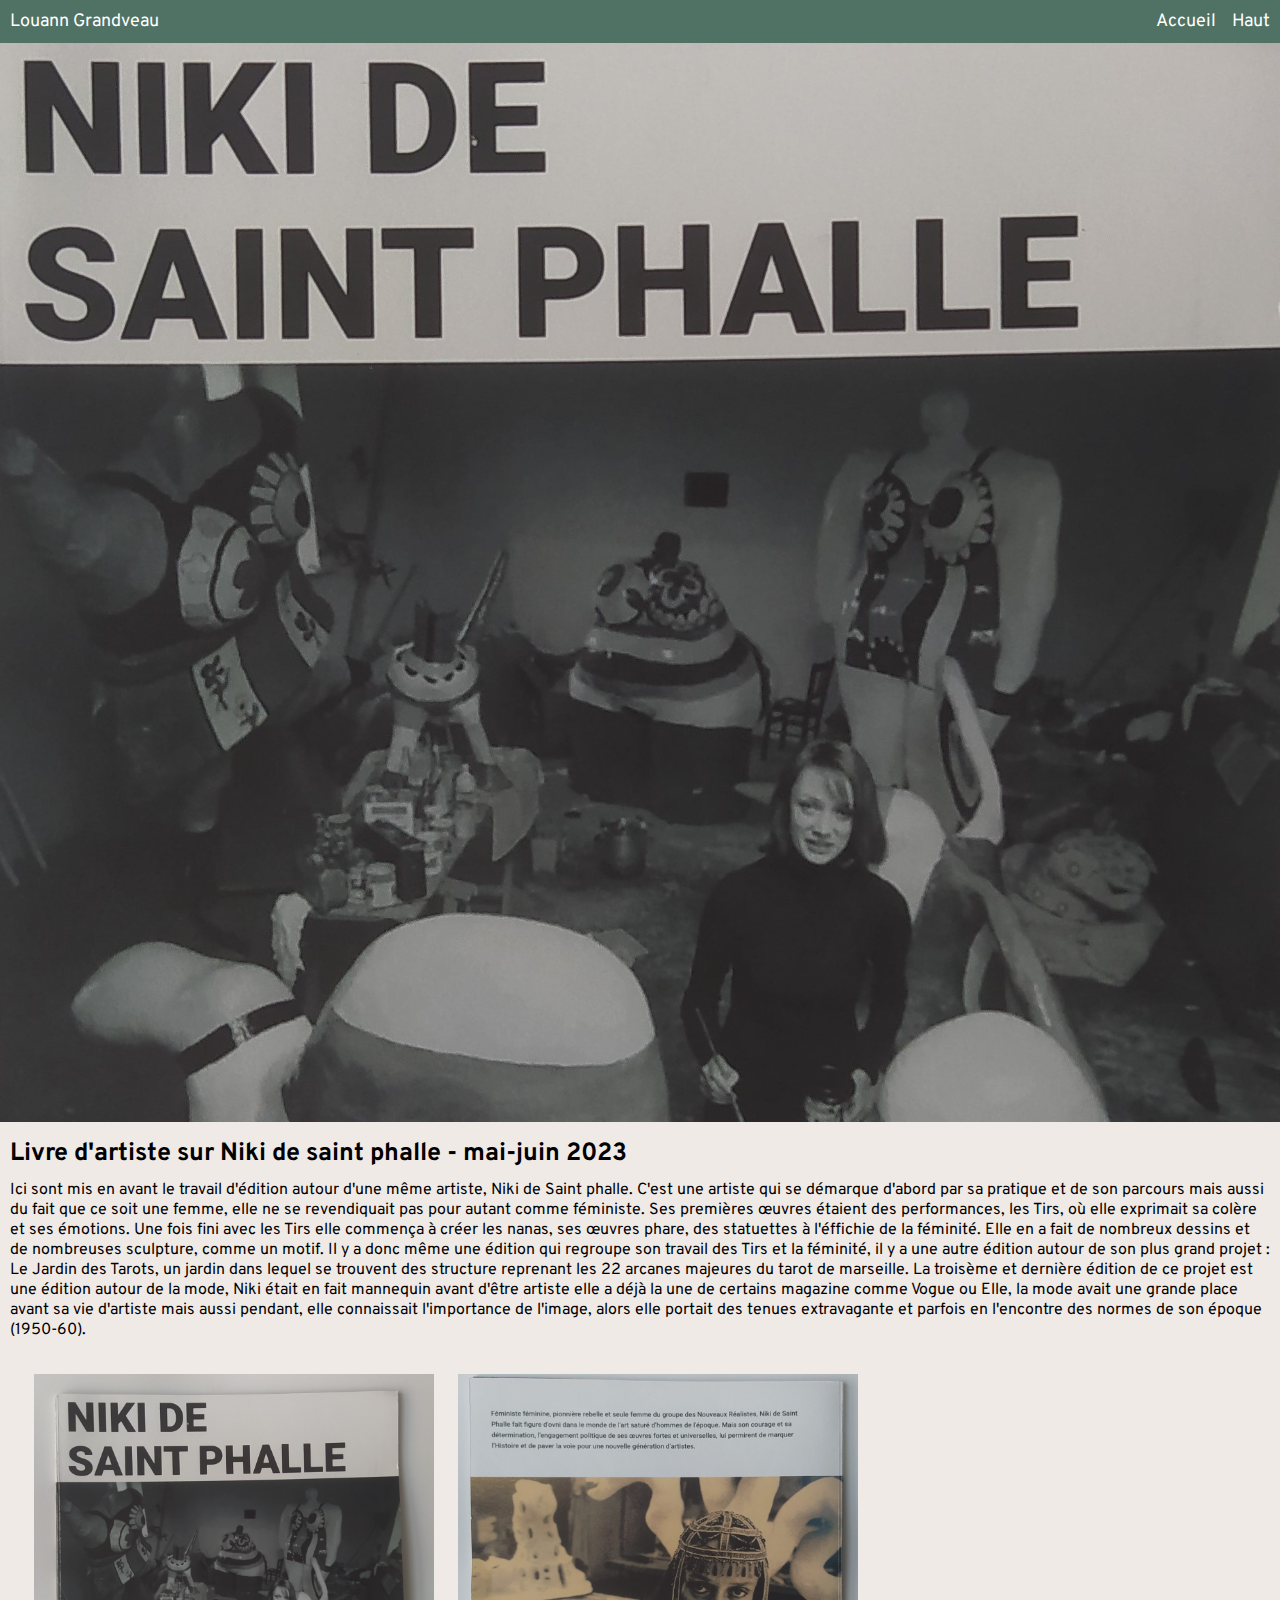
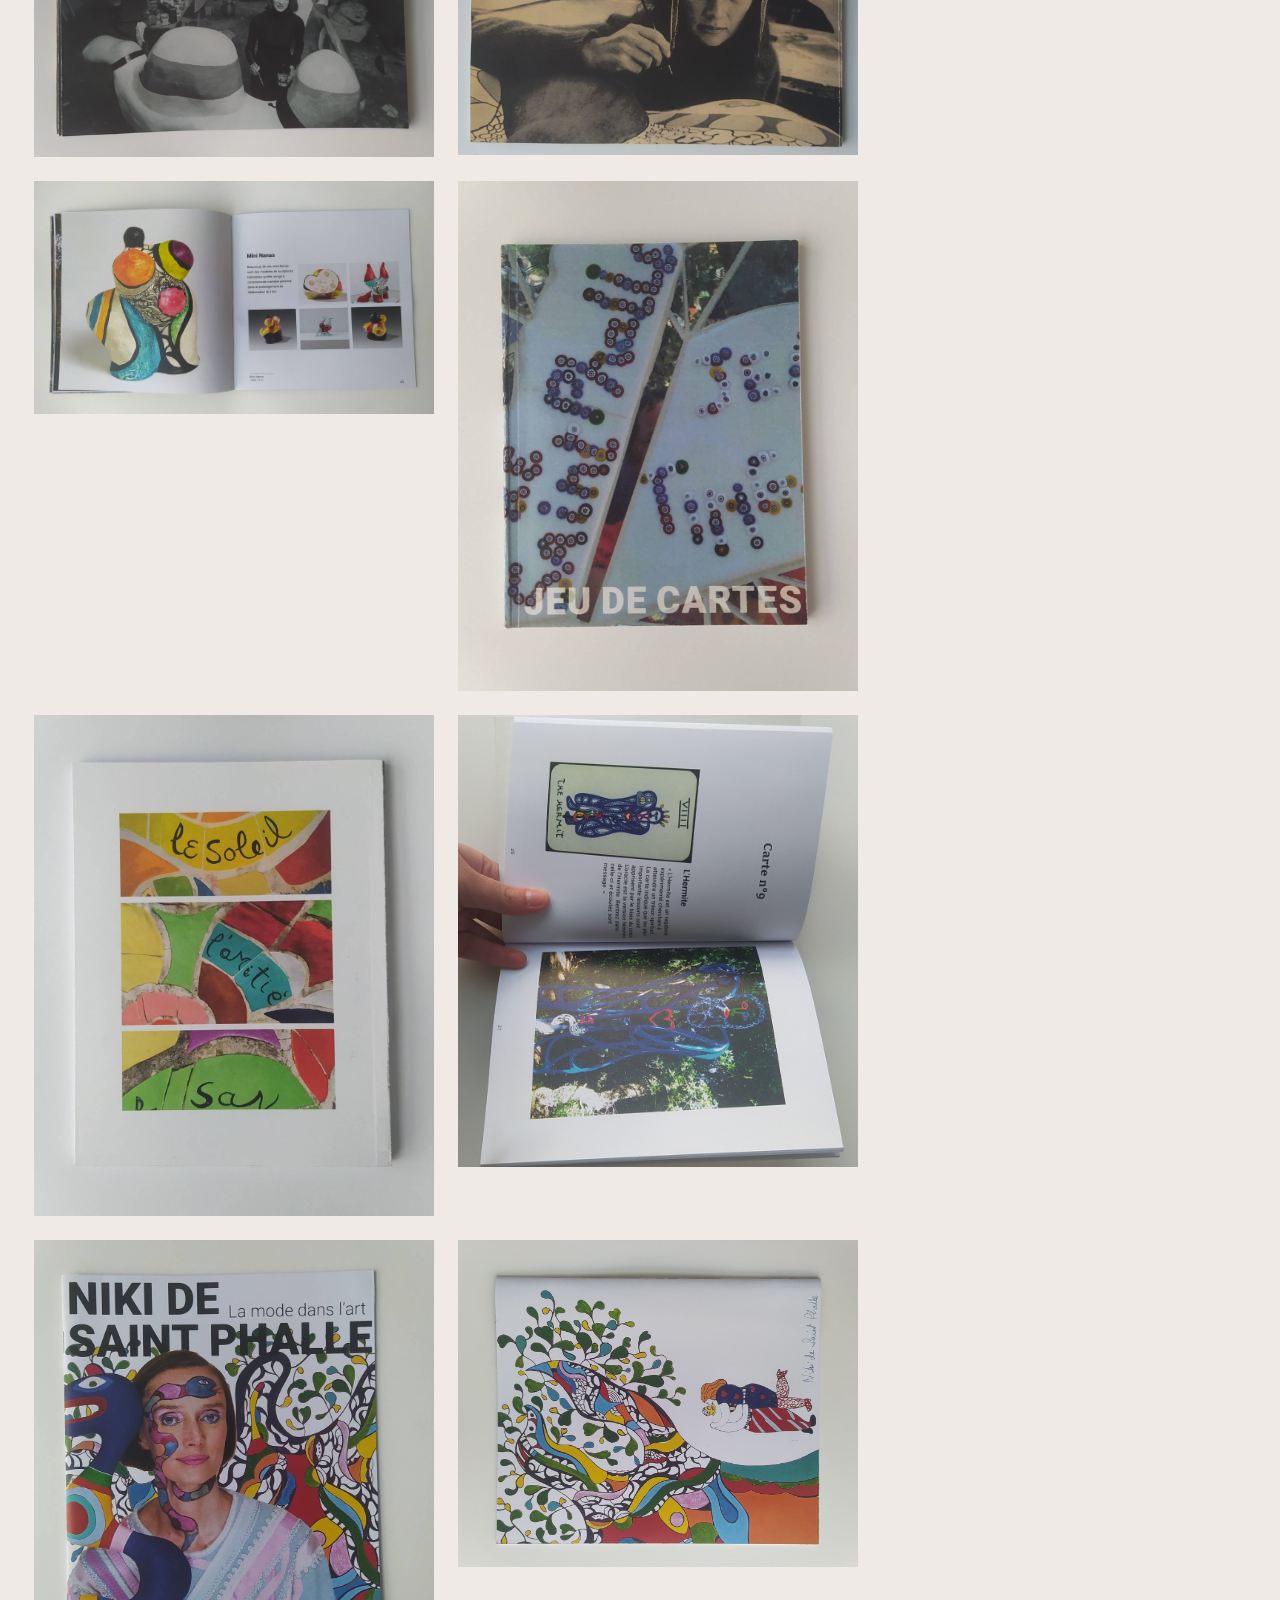
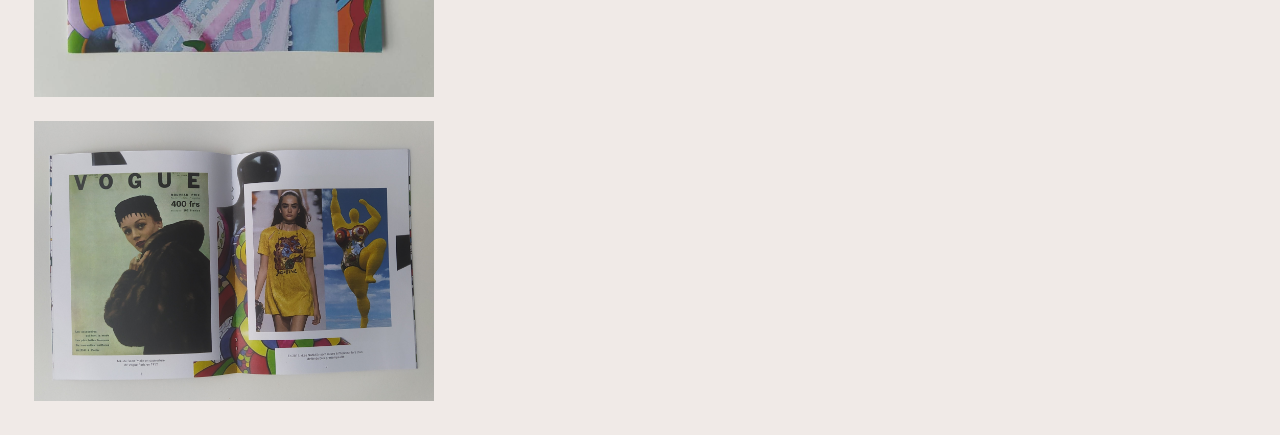
<file: livre_d_artiste01.html>
<!DOCTYPE html>
<html lang="fr">
<head>
    <meta charset="UTF-8">
    <meta name="viewport" content="width=device-width, initial-scale=1.0">
    <title>Portfolio Louann Grandveau</title>
    <link rel="stylesheet" href="stylesheet.css">
    <link rel="preconnect" href="https://fonts.googleapis.com">
    <link rel="preconnect" href="https://fonts.gstatic.com" crossorigin>
    <link href="https://fonts.googleapis.com/css2?family=Overpass:wght@300&display=swap" rel="stylesheet">
</head>
<body>
    <header class="header">Louann Grandveau
        <nav>
            <a href="#top" class="btn-top"> Haut</a>
            <a href="index.html">Accueil</a>
        </nav>
    </header>
    <img src="images/plus/livre d'artiste/Nouveau dossier/ed1fin.jpg" alt="Grande image niki de saint phalle">
    <h1 class="title">Livre  d'artiste sur Niki de saint phalle - mai-juin 2023</h1>
        <p>Ici sont mis en avant le travail d'édition autour d'une même artiste, Niki de Saint phalle. C'est une artiste qui se démarque d'abord par sa pratique et de son parcours mais aussi du fait que ce soit une femme, elle ne se revendiquait pas pour autant comme féministe. Ses premières œuvres étaient des performances, les Tirs, où elle exprimait sa colère et ses émotions. Une fois fini avec les Tirs elle commença à créer les nanas, ses œuvres phare, des statuettes à l'éffichie de la féminité. Elle en a fait de nombreux dessins et de nombreuses sculpture, comme un motif. Il y a donc même une édition qui regroupe son travail des Tirs et la féminité, il y a une autre édition autour de son plus grand projet : Le Jardin des Tarots, un jardin dans lequel se trouvent des structure reprenant les 22 arcanes majeures du tarot de marseille. La troisème et dernière édition de ce projet est une édition autour de la mode, Niki était en fait mannequin avant d'être artiste elle a déjà la une de certains magazine comme Vogue ou Elle, la mode avait une grande place avant sa vie d'artiste mais aussi pendant, elle connaissait l'importance de l'image, alors elle portait des tenues extravagante et parfois en l'encontre des normes de son époque (1950-60).</p>
        <div class="grid">
            <img src="images/plus/livre d'artiste/Nouveau dossier/ed1.jpg" alt="Edition principale niki de saint phalle">
            <img src="images/plus/livre d'artiste/Nouveau dossier/ed3.jpg" alt="">
            <img src="images/plus/livre d'artiste/Nouveau dossier/ed2.jpg" alt="">
            <img src="images/plus/livre d'artiste/Nouveau dossier/jdc1.jpg" alt="">
            <img src="images/plus/livre d'artiste/Nouveau dossier/jdc3.jpg" alt="">
            <img src="images/plus/livre d'artiste/Nouveau dossier/jdc2.jpg" alt="">
            <img src="images/plus/livre d'artiste/Nouveau dossier/mode1.jpg" alt="">
            <img src="images/plus/livre d'artiste/Nouveau dossier/mode3.jpg" alt="">
            <img src="images/plus/livre d'artiste/Nouveau dossier/mode2.jpg" alt="">
        </div>
</body>
</html>
</file>
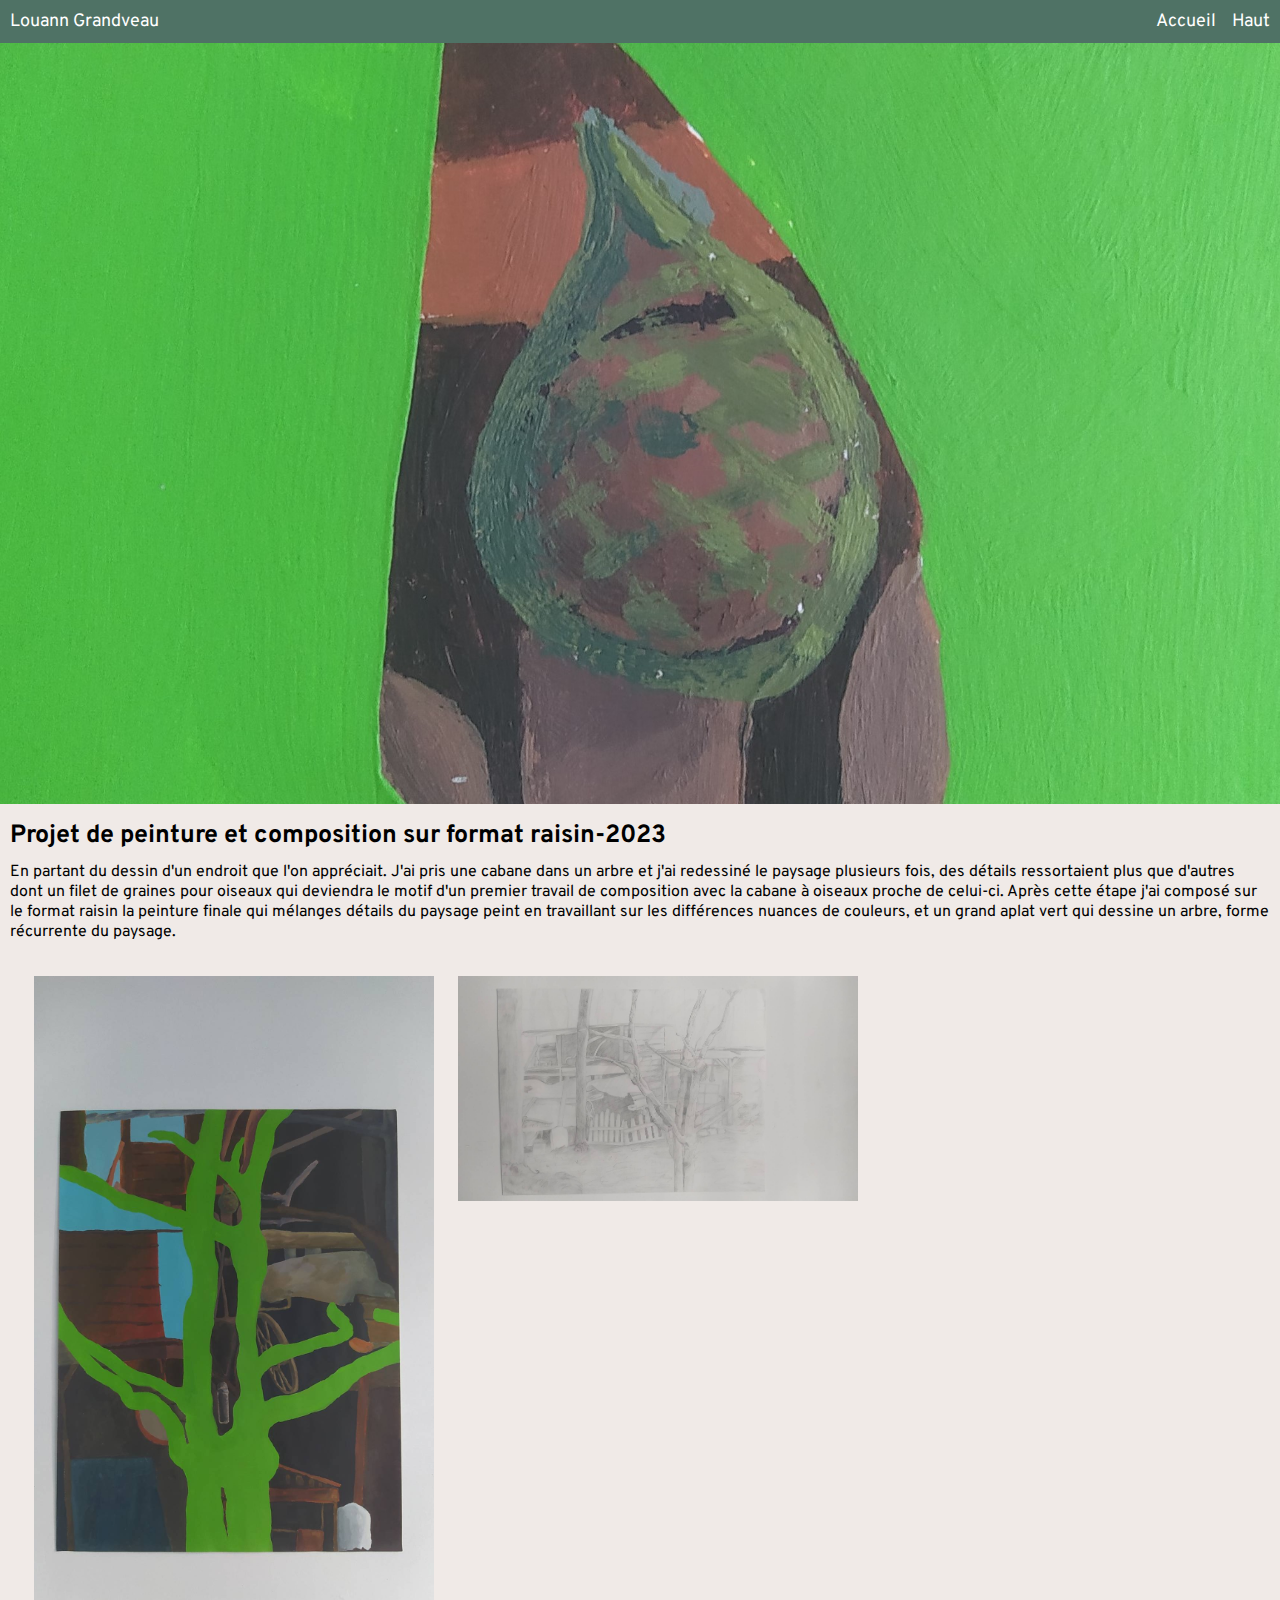
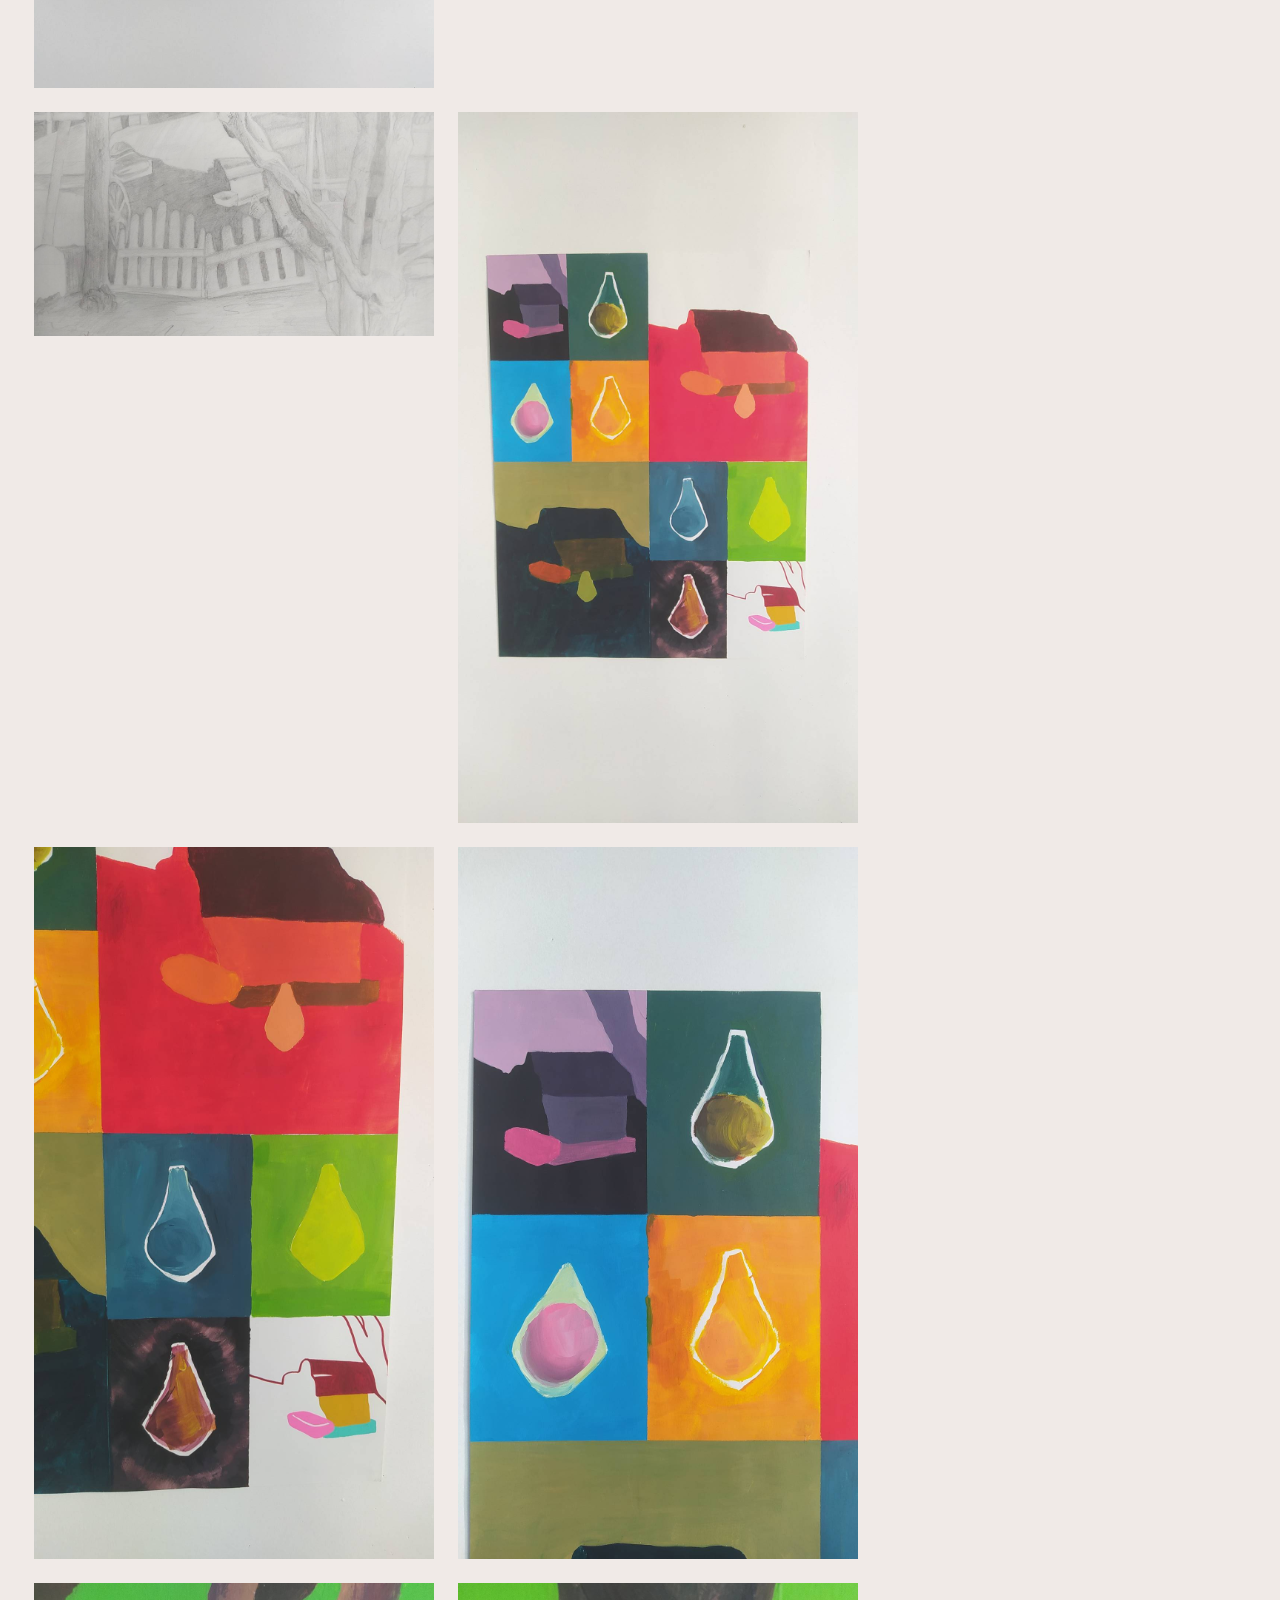
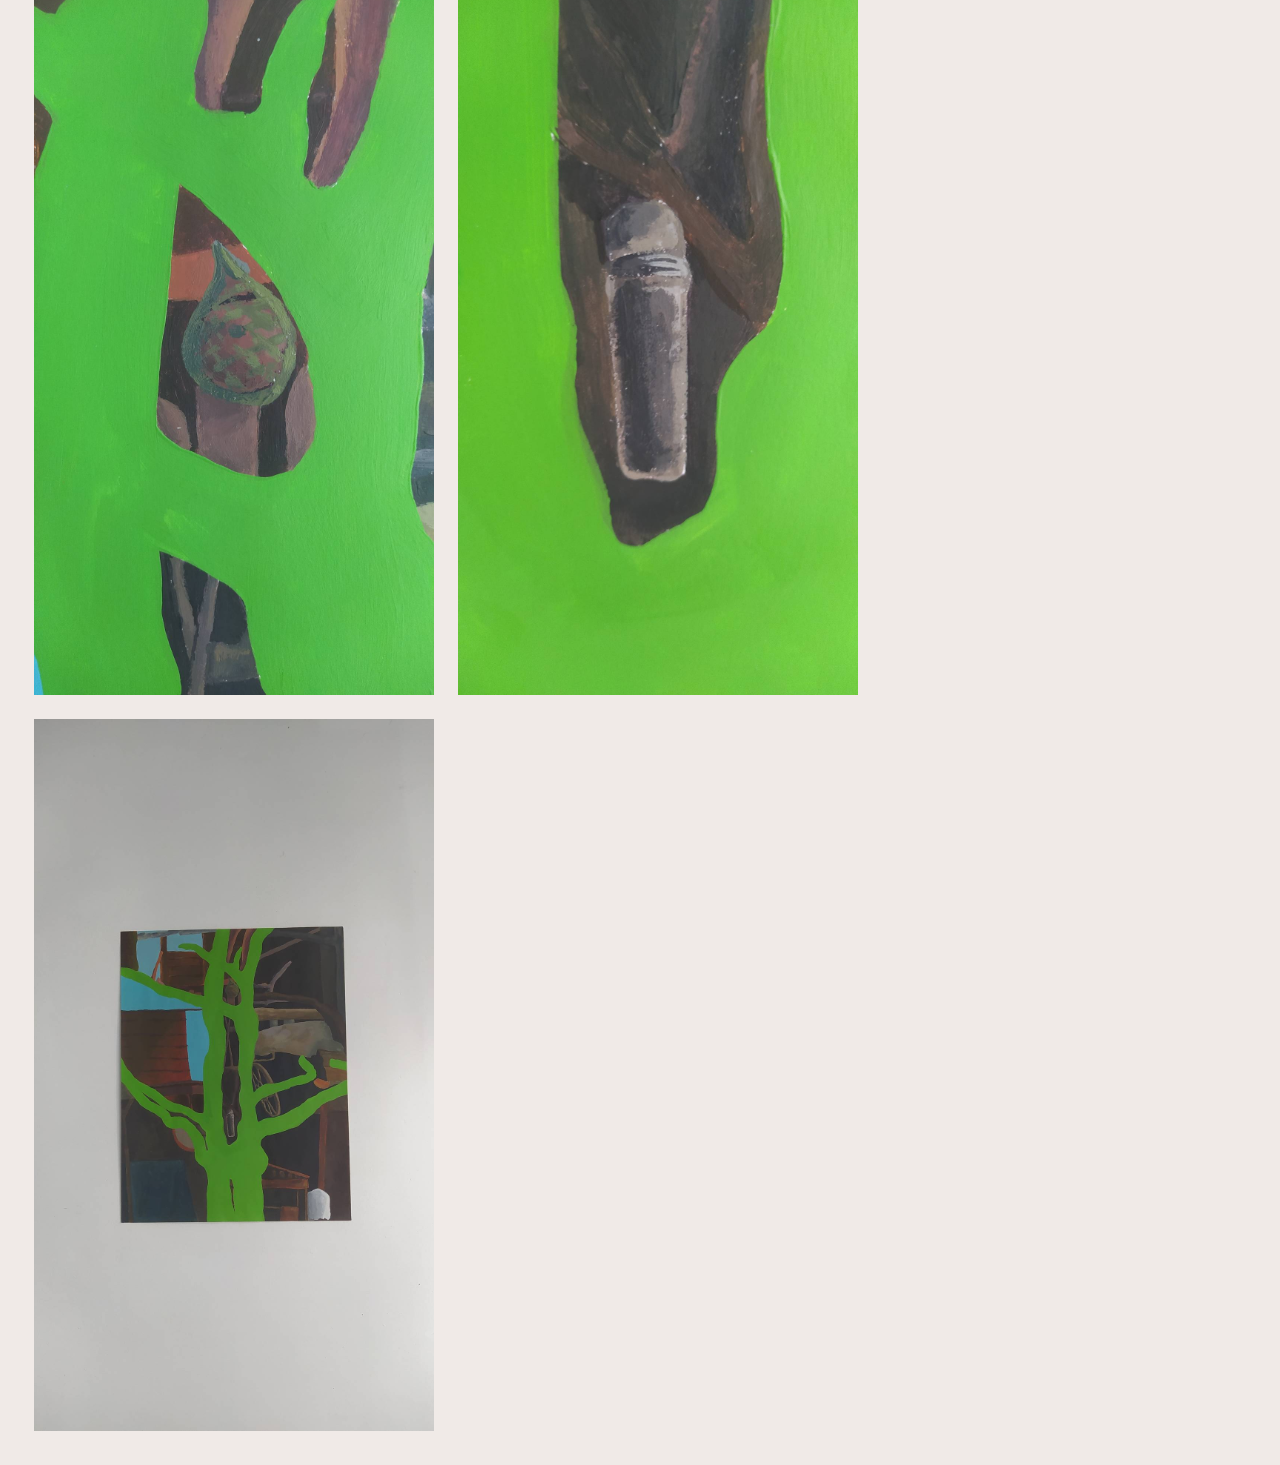
<file: peinture01.html>
<!DOCTYPE html>
<html lang="fr">
<head>
    <meta charset="UTF-8">
    <meta name="viewport" content="width=device-width, initial-scale=1.0">
    <title>Portfolio Louann Grandveau</title>
    <link rel="stylesheet" href="stylesheet.css">
    <link rel="preconnect" href="https://fonts.googleapis.com">
    <link rel="preconnect" href="https://fonts.gstatic.com" crossorigin>
    <link href="https://fonts.googleapis.com/css2?family=Overpass:wght@300&display=swap" rel="stylesheet">
</head>
<body>
    <header class="header">Louann Grandveau
        <nav>
            <a href="#top" class="btn-top"> Haut</a>
            <a href="index.html">Accueil</a>
        </nav>
    </header>
    <img src="images/plus/projet peinture de lieu/Nouveau dossier/bannièrepeinture.jpg" alt="bannière peinture">
    <h1 class="title">Projet de peinture et composition sur format raisin-2023</h1>
        <p>En partant du dessin d'un endroit que l'on appréciait. J'ai pris une cabane dans un arbre et j'ai redessiné le paysage plusieurs fois, des détails ressortaient plus que d'autres dont un filet de graines pour oiseaux qui deviendra le motif d'un premier travail de composition avec la cabane à oiseaux proche de celui-ci. Après cette étape j'ai composé sur le format raisin la peinture finale qui mélanges détails du paysage peint en travaillant sur les différences nuances de couleurs, et un grand aplat vert qui dessine un arbre, forme récurrente du paysage. </p>
        <div class="grid">
            <img src="images/plus/projet peinture de lieu/Nouveau dossier/résultat.jpg" alt="résultat peinture">
            <img src="images/plus/projet peinture de lieu/Nouveau dossier/lieu1.jpg" alt="dessin 1 du lieu">
            <img src="images/plus/projet peinture de lieu/Nouveau dossier/lieu2.jpg" alt="dessin 2 du lieu">
            <img src="images/plus/projet peinture de lieu/Nouveau dossier/motifs1.jpg" alt="composition avec le motif 1">
            <img src="images/plus/projet peinture de lieu/Nouveau dossier/motifs2.jpg" alt="composition avec le motif 2">
            <img src="images/plus/projet peinture de lieu/Nouveau dossier/motifs3.jpg" alt="composition avec le motif 3">
            <img src="images/plus/projet peinture de lieu/Nouveau dossier/peinturedetails1.jpg" alt="détail peinture 1">
            <img src="images/plus/projet peinture de lieu/Nouveau dossier/peinturedetails2.jpg" alt="détail peinture 2">
            <img src="images/plus/projet peinture de lieu/Nouveau dossier/peinturefinale1.jpg" alt="peinture finale petite">
        </div>
</body>
</html>
</file>
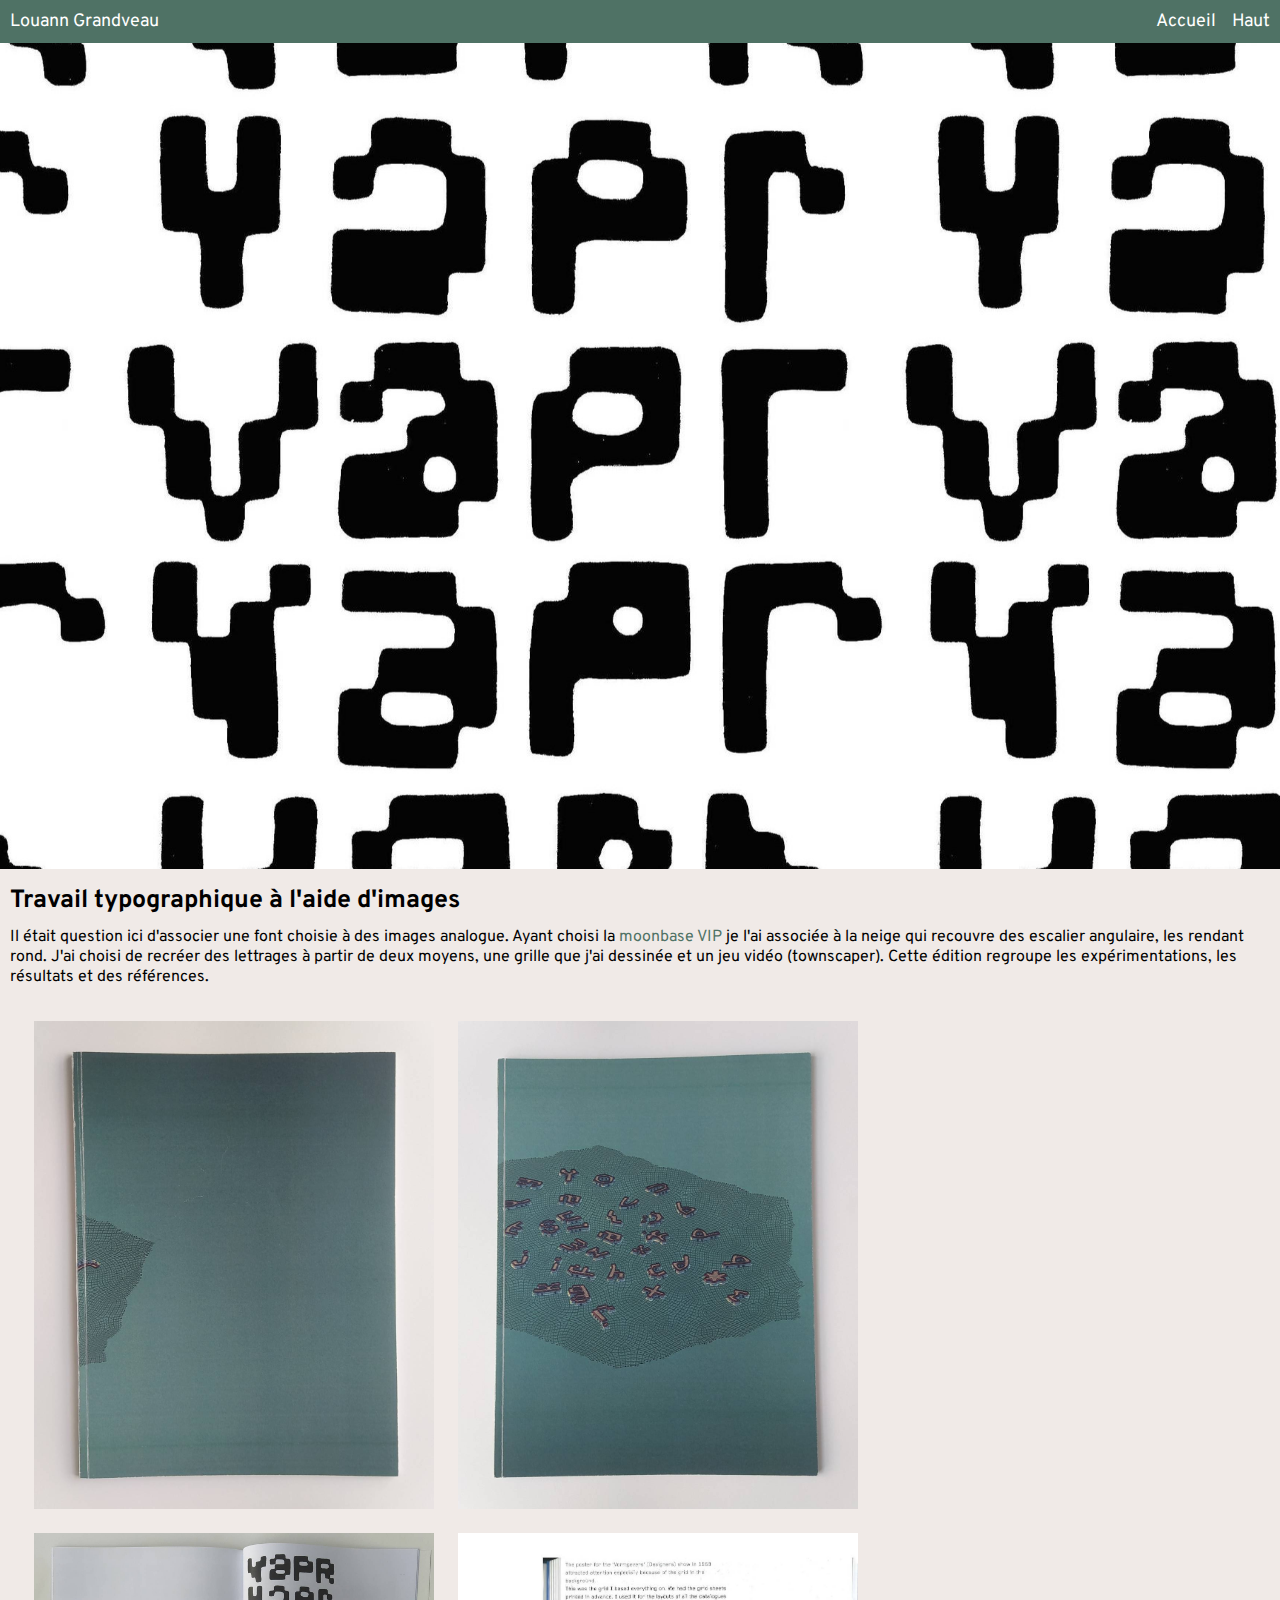
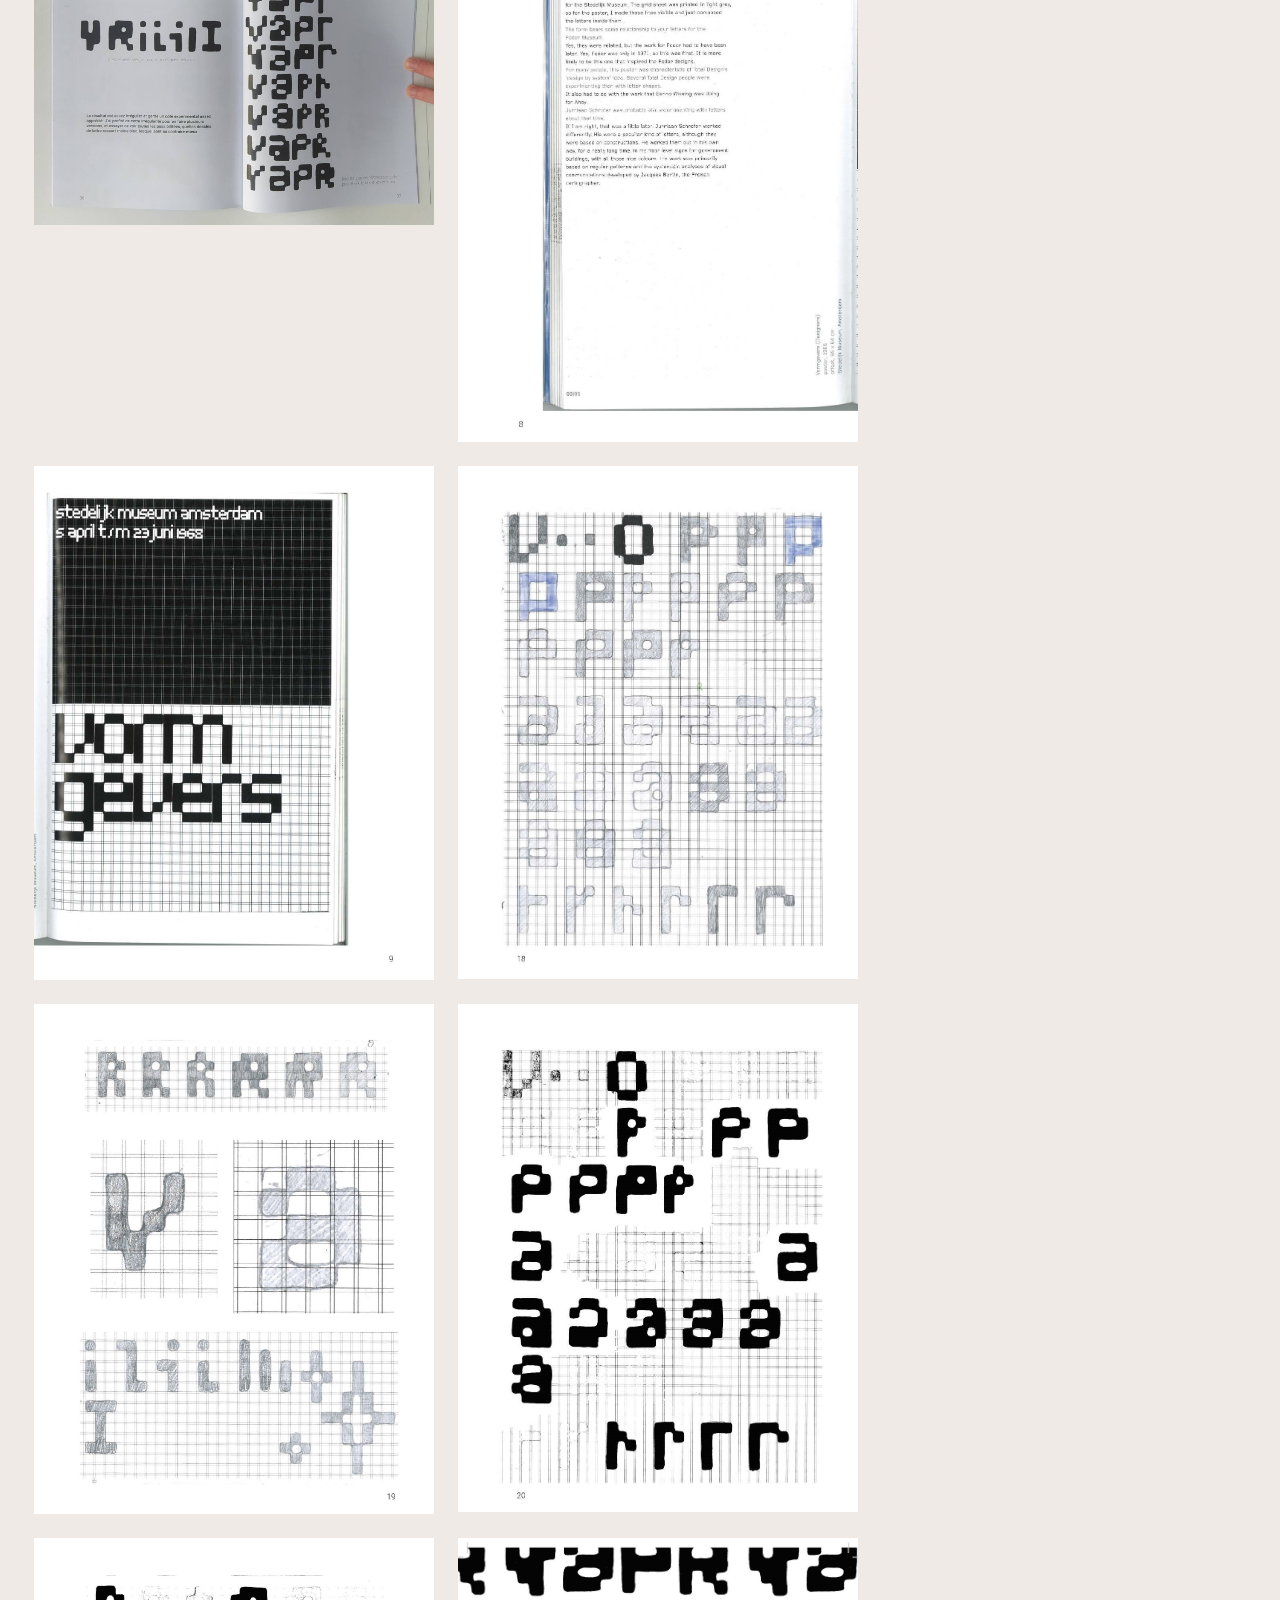
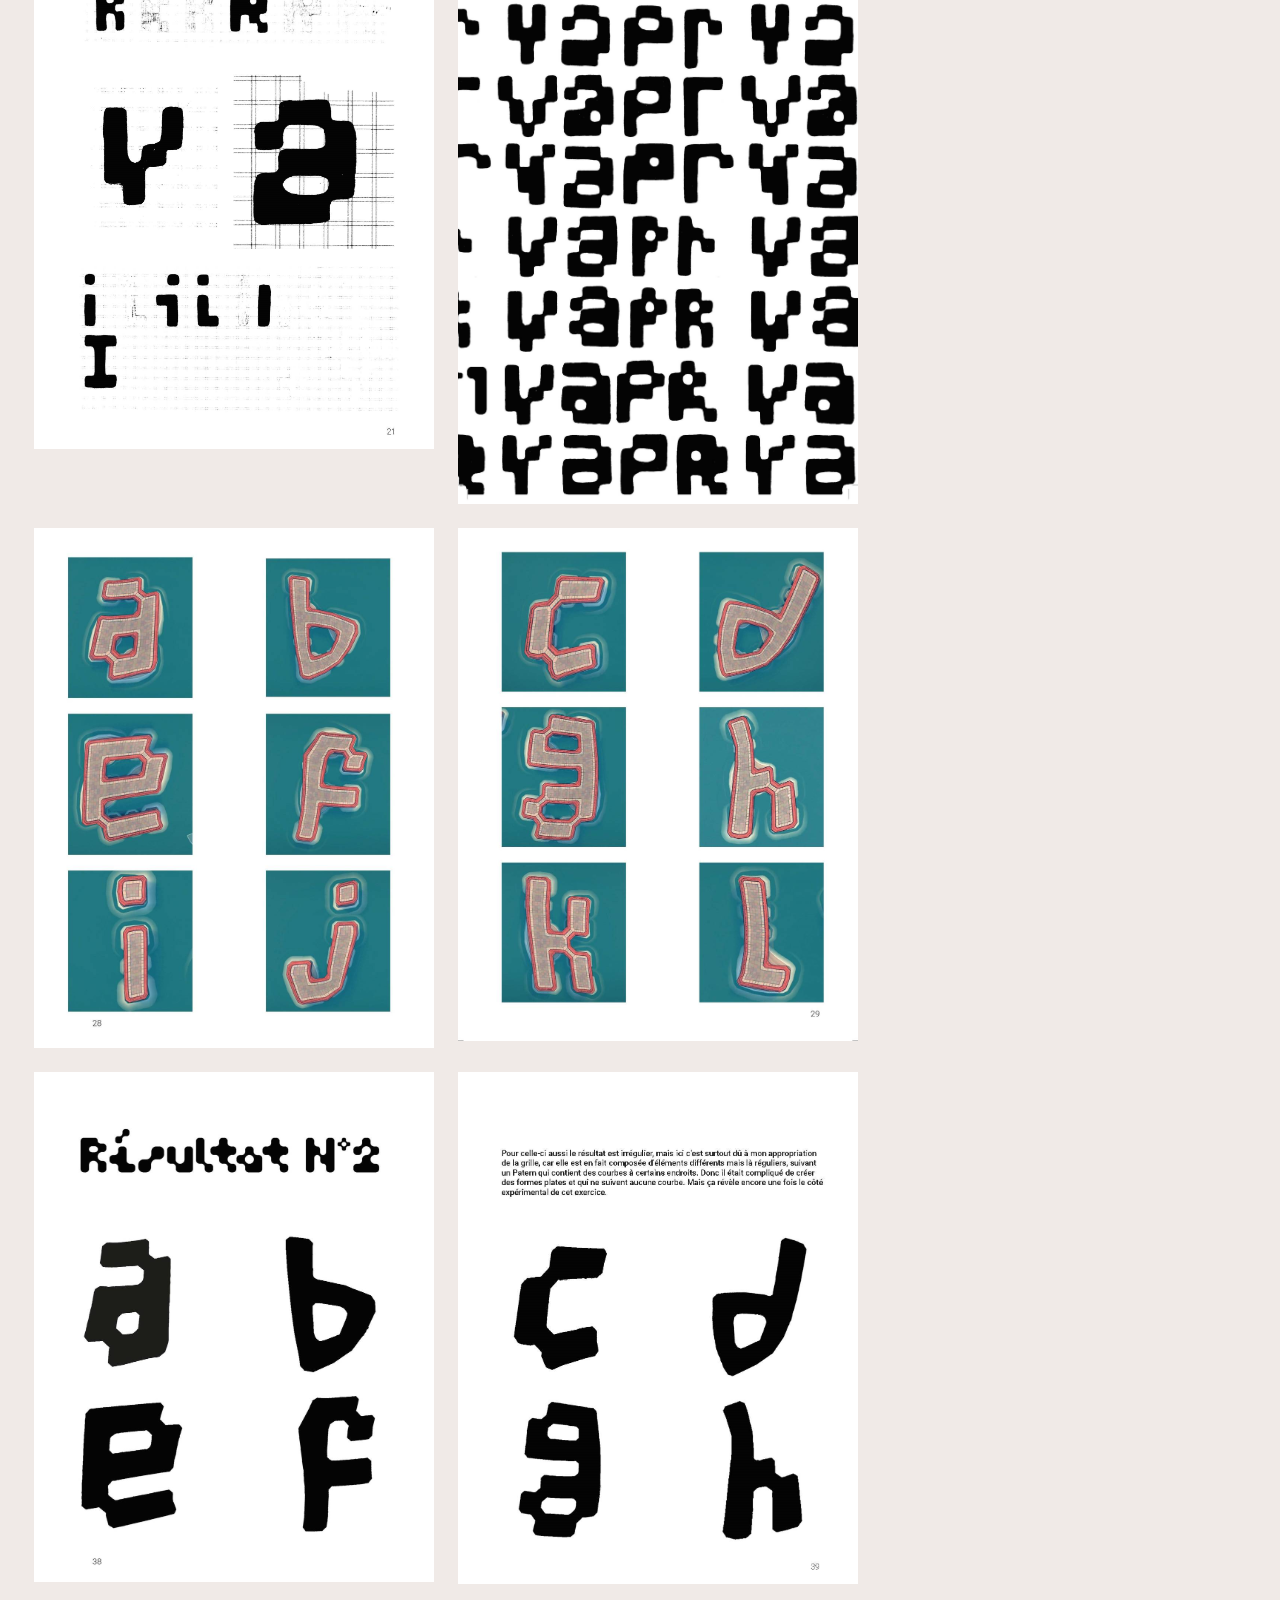
<file: Typo_images_analogues01.html>
<!DOCTYPE html>
<html lang="fr">
<head>
    <meta charset="UTF-8">
    <meta name="viewport" content="width=device-width, initial-scale=1.0">
    <title>Portfolio Louann Grandveau</title>
    <link rel="stylesheet" href="stylesheet.css">
    <link rel="preconnect" href="https://fonts.googleapis.com">
    <link rel="preconnect" href="https://fonts.gstatic.com" crossorigin>
    <link href="https://fonts.googleapis.com/css2?family=Overpass:wght@300&display=swap" rel="stylesheet">
</head>
<body>
    <header class="header">Louann Grandveau
        <nav>
            <a href="#top" class="btn-top"> Haut</a>
            <a href="index.html">Accueil</a>
        </nav>
    </header>
    <img src="images/plus/typo/Nouveau dossier/bannièretypo.jpg" alt="bannière typo">
    <h1 class="title">Travail typographique à l'aide d'images</h1>
        <p>Il était question ici d'associer une font choisie à des images analogue. Ayant choisi la <a class="liendanstexte" href="https://lineto.com/typefaces/moonbase-vip"> moonbase VIP</a> je l'ai associée à la neige qui recouvre des escalier angulaire, les rendant rond. J'ai choisi de recréer des lettrages à partir de deux moyens, une grille que j'ai dessinée et un jeu vidéo (townscaper). Cette édition regroupe les expérimentations, les résultats et des références.</p>
        <div class="grid">
            <img src="images/plus/typo/Nouveau dossier/ed1.jpg" alt="1ere de couverture édition typo">
            <img src="images/plus/typo/Nouveau dossier/ed14.jpg" alt="4ème de couverture édition typo">
            <img src="images/plus/typo/Nouveau dossier/ed2.jpg" alt="double pages édition typo">
            <img src="images/plus/typo/Nouveau dossier/ed3.jpg" alt="ref1 édition typo">
            <img src="images/plus/typo/Nouveau dossier/ed4.jpg" alt="ref2 édition typo">
            <img src="images/plus/typo/Nouveau dossier/ed5.jpg" alt="page1 édition typo">
            <img src="images/plus/typo/Nouveau dossier/ed6.jpg" alt="page2 édition typo">
            <img src="images/plus/typo/Nouveau dossier/ed7.jpg" alt="page3 édition typo">
            <img src="images/plus/typo/Nouveau dossier/ed8.jpg" alt="page4 édition typo">
            <img src="images/plus/typo/Nouveau dossier/ed9.jpg" alt="page5 édition typo">
            <img src="images/plus/typo/Nouveau dossier/ed10.jpg" alt="page6 édition typo">
            <img src="images/plus/typo/Nouveau dossier/ed11.jpg" alt="page7 édition typo">
            <img src="images/plus/typo/Nouveau dossier/ed12.jpg" alt="page8 édition typo">
            <img src="images/plus/typo/Nouveau dossier/ed13.jpg" alt="page9 édition typo">
        </div>
</body>
</html>
</file>
<file: stylesheet.css>
html{
    scroll-behavior: smooth;
}
body{
    font-family: 'overpass', Arial, Helvetica, sans-serif;
    margin: 0;
    background-color: rgb(240, 234, 231);
}

.header{
    position: sticky;
    top: 0;
    display: grid;
    grid-template-columns: 1fr auto;
    align-items: center;
    background-color: rgb(79, 114, 101);
    color: white;
    padding: 10px;
    font-size: 18px;
}

.header a{
    margin-left: 16px;
    text-decoration: none;
    color:white;
}

nav a{
    float: right;
}

h1,p{
    max-width: 1400px;
    margin: 10px;
}

h1{
    font-size: 25px;
}

.liendanstexte{
    text-decoration: none;
    color: rgb(79, 114, 101);
}

img{
    width: 100%;
    height: auto;
}

.grid{
    padding:24px;
    display:grid;
    margin: 10px;
    grid-template-columns: repeat(auto-fill,400px );
    gap:24px;
}
</file>
